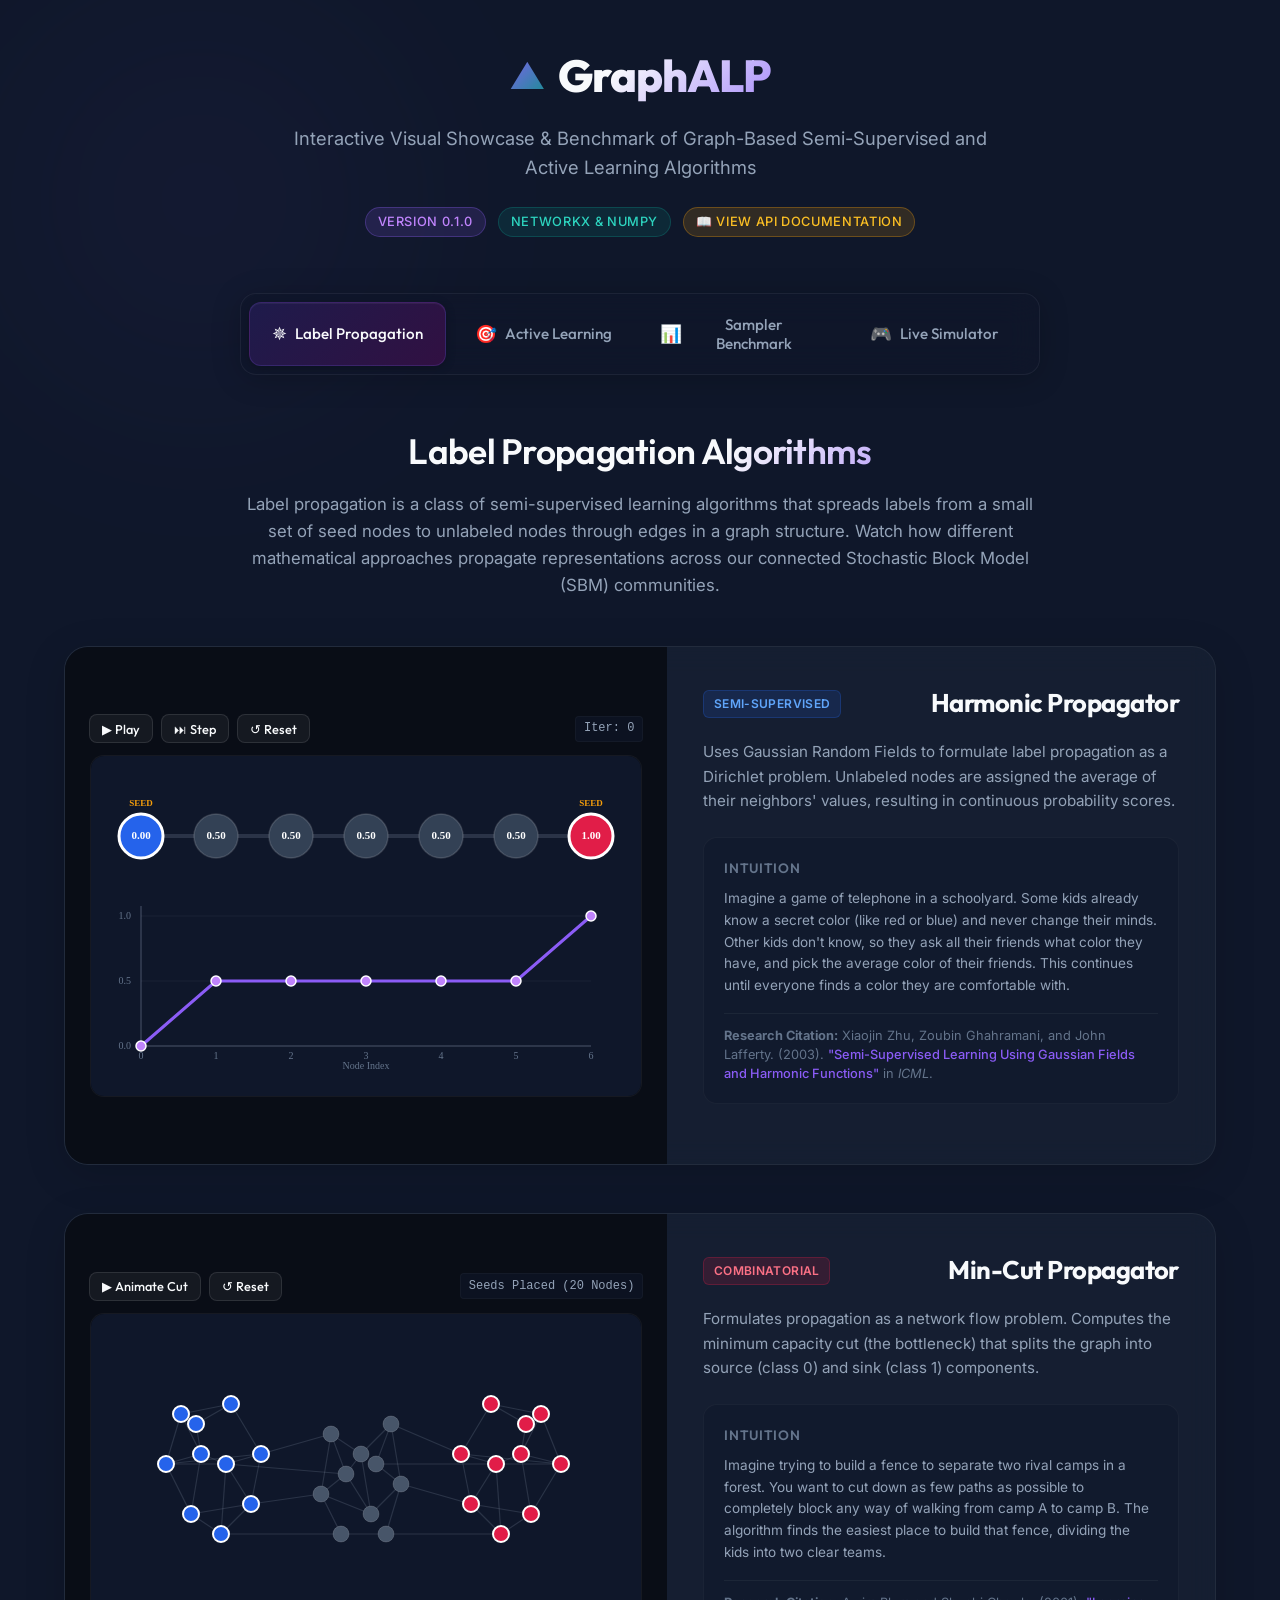
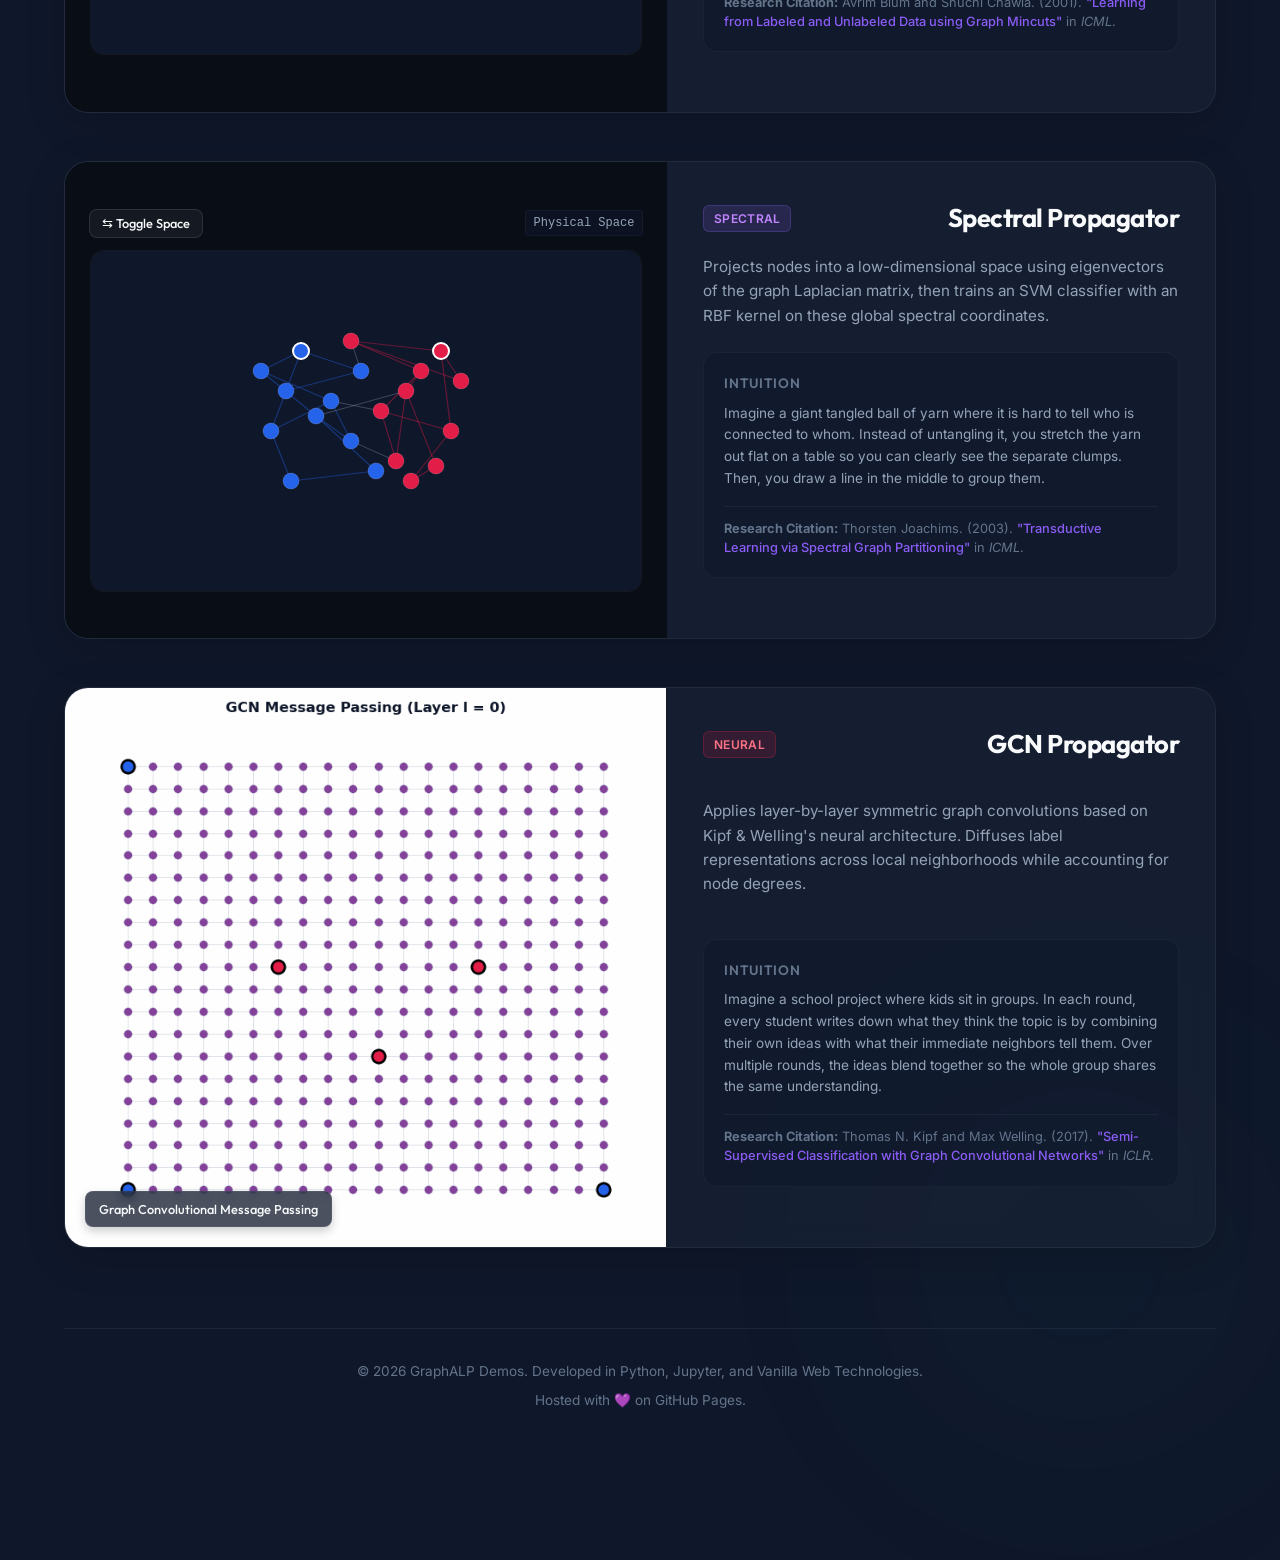
<file: docs/index.html>
<!DOCTYPE html>
<html lang="en">
<head>
    <meta charset="UTF-8">
    <meta name="viewport" content="width=device-width, initial-scale=1.0">
    <meta name="description" content="Interactive visual showcase and benchmarks of Graph-Based Semi-Supervised Learning (Label Propagation) and Active Learning algorithms in the GraphALP package. Hosted on GitHub Pages.">
    <title>GraphALP: Label Propagation & Active Learning Visualizations</title>
    
    <!-- Google Fonts: Outfit & Inter -->
    <link rel="preconnect" href="https://fonts.googleapis.com">
    <link rel="preconnect" href="https://fonts.gstatic.com" crossorigin>
    <link href="https://fonts.googleapis.com/css2?family=Inter:wght@300;400;500;600&family=Outfit:wght@400;500;600;700;800&display=swap" rel="stylesheet">
    
    <!-- Custom CSS -->
    <link rel="stylesheet" href="css/style.css">
</head>
<body>
    <!-- Glow Effects in Background -->
    <div class="radial-glow glow-1"></div>
    <div class="radial-glow glow-2"></div>

    <div class="container">
        <!-- Header -->
        <header class="main-header">
            <div class="logo-area">
                <span class="logo-icon">▲</span>
                <h1 id="main-title">GraphALP</h1>
            </div>
            <p class="subtitle" id="main-subtitle">Interactive Visual Showcase &amp; Benchmark of Graph-Based Semi-Supervised and Active Learning Algorithms</p>
            <div class="badge-row">
                <span class="badge badge-primary">Version 0.1.0</span>
                <span class="badge badge-secondary">NetworkX &amp; NumPy</span>
                <a href="docs.html" class="badge badge-accent" style="text-decoration: none; cursor: pointer;">📖 View API Documentation</a>
            </div>
        </header>

        <!-- Navigation Tabs -->
        <nav class="tab-navigation" id="tab-nav-bar">
            <button class="tab-btn active" id="tab-btn-propagation" onclick="switchTab('propagation')">
                <span class="tab-icon">✵</span> Label Propagation
            </button>
            <button class="tab-btn" id="tab-btn-active" onclick="switchTab('active')">
                <span class="tab-icon">🎯</span> Active Learning
            </button>
            <button class="tab-btn" id="tab-btn-benchmark" onclick="switchTab('benchmark')">
                <span class="tab-icon">📊</span> Sampler Benchmark
            </button>
            <button class="tab-btn" id="tab-btn-simulator" onclick="switchTab('simulator')">
                <span class="tab-icon">🎮</span> Live Simulator
            </button>
        </nav>

        <!-- Main Content Area -->
        <main class="content-wrapper">
            
            <!-- SECTION 1: Label Propagation -->
            <section id="section-propagation" class="tab-content active-content">
                <div class="section-intro">
                    <h2>Label Propagation Algorithms</h2>
                    <p>Label propagation is a class of semi-supervised learning algorithms that spreads labels from a small set of seed nodes to unlabeled nodes through edges in a graph structure. Watch how different mathematical approaches propagate representations across our connected Stochastic Block Model (SBM) communities.</p>
                </div>

                <div class="card-grid">
                    <!-- Harmonic Label Propagator -->
                    <div class="algo-card" id="card-harmonic">
                        <div class="algo-visual-interactive" id="visual-harmonic">
                            <div class="visual-controls">
                                <button class="visual-btn" id="btn-harmonic-play">▶ Play</button>
                                <button class="visual-btn" id="btn-harmonic-step">⏭ Step</button>
                                <button class="visual-btn" id="btn-harmonic-reset">↺ Reset</button>
                                <span class="visual-info" id="info-harmonic">Iter: 0</span>
                            </div>
                            <canvas id="canvas-harmonic" width="550" height="340"></canvas>
                        </div>
                        <div class="algo-details">
                            <div class="card-header">
                                <span class="spec-badge">Semi-Supervised</span>
                                <h3>Harmonic Propagator</h3>
                            </div>
                            <p class="algo-desc">Uses Gaussian Random Fields to formulate label propagation as a Dirichlet problem. Unlabeled nodes are assigned the average of their neighbors' values, resulting in continuous probability scores.</p>
                            
                            <div class="spec-panel">
                                <h4>Intuition</h4>
                                <p>Imagine a game of telephone in a schoolyard. Some kids already know a secret color (like red or blue) and never change their minds. Other kids don't know, so they ask all their friends what color they have, and pick the average color of their friends. This continues until everyone finds a color they are comfortable with.</p>
                                <div class="citation">
                                    <strong>Research Citation:</strong> Xiaojin Zhu, Zoubin Ghahramani, and John Lafferty. (2003). <a href="https://dl.acm.org/doi/10.5555/3041838.3041953" target="_blank" class="citation-link">"Semi-Supervised Learning Using Gaussian Fields and Harmonic Functions"</a> in <em>ICML</em>.
                                </div>
                            </div>
                        </div>
                    </div>

                    <!-- Min-Cut Label Propagator -->
                    <div class="algo-card" id="card-mincut">
                        <div class="algo-visual-interactive" id="visual-mincut">
                            <div class="visual-controls">
                                <button class="visual-btn" id="btn-mincut-play">▶ Animate Cut</button>
                                <button class="visual-btn" id="btn-mincut-reset">↺ Reset</button>
                                <span class="visual-info" id="info-mincut">Unpartitioned</span>
                            </div>
                            <canvas id="canvas-mincut" width="550" height="340"></canvas>
                        </div>
                        <div class="algo-details">
                            <div class="card-header">
                                <span class="spec-badge badge-red">Combinatorial</span>
                                <h3>Min-Cut Propagator</h3>
                            </div>
                            <p class="algo-desc">Formulates propagation as a network flow problem. Computes the minimum capacity cut (the bottleneck) that splits the graph into source (class 0) and sink (class 1) components.</p>
                            
                            <div class="spec-panel">
                                <h4>Intuition</h4>
                                <p>Imagine trying to build a fence to separate two rival camps in a forest. You want to cut down as few paths as possible to completely block any way of walking from camp A to camp B. The algorithm finds the easiest place to build that fence, dividing the kids into two clear teams.</p>
                                <div class="citation">
                                    <strong>Research Citation:</strong> Avrim Blum and Shuchi Chawla. (2001). <a href="https://dl.acm.org/doi/10.5555/645530.655648" target="_blank" class="citation-link">"Learning from Labeled and Unlabeled Data using Graph Mincuts"</a> in <em>ICML</em>.
                                </div>
                            </div>
                        </div>
                    </div>

                    <!-- Spectral Label Propagator -->
                    <div class="algo-card" id="card-spectral">
                        <div class="algo-visual-interactive" id="visual-spectral">
                            <div class="visual-controls">
                                <button class="visual-btn" id="btn-spectral-toggle">⇆ Toggle Space</button>
                                <span class="visual-info" id="info-spectral">Physical Space</span>
                            </div>
                            <canvas id="canvas-spectral" width="550" height="340"></canvas>
                        </div>
                        <div class="algo-details">
                            <div class="card-header">
                                <span class="spec-badge badge-violet">Spectral</span>
                                <h3>Spectral Propagator</h3>
                            </div>
                            <p class="algo-desc">Projects nodes into a low-dimensional space using eigenvectors of the graph Laplacian matrix, then trains an SVM classifier with an RBF kernel on these global spectral coordinates.</p>
                            
                            <div class="spec-panel">
                                <h4>Intuition</h4>
                                <p>Imagine a giant tangled ball of yarn where it is hard to tell who is connected to whom. Instead of untangling it, you stretch the yarn out flat on a table so you can clearly see the separate clumps. Then, you draw a line in the middle to group them.</p>
                                <div class="citation">
                                    <strong>Research Citation:</strong> Thorsten Joachims. (2003). <a href="https://dl.acm.org/doi/10.5555/3041838.3041884" target="_blank" class="citation-link">"Transductive Learning via Spectral Graph Partitioning"</a> in <em>ICML</em>.
                                </div>
                            </div>
                        </div>
                    </div>

                    <!-- GCN Label Propagator -->
                    <div class="algo-card" id="card-gcn">
                        <div class="algo-visual">
                            <img src="gifs/gcn_propagation.gif" alt="GCN Label Propagation Animation" class="demo-gif" id="gif-gcn">
                            <div class="gif-overlay">
                                <span>Graph Convolutional Message Passing</span>
                            </div>
                        </div>
                        <div class="algo-details">
                            <div class="card-header">
                                <span class="spec-badge badge-red">Neural</span>
                                <h3>GCN Propagator</h3>
                            </div>
                            <p class="algo-desc">Applies layer-by-layer symmetric graph convolutions based on Kipf & Welling's neural architecture. Diffuses label representations across local neighborhoods while accounting for node degrees.</p>
                            
                            <div class="spec-panel">
                                <h4>Intuition</h4>
                                <p>Imagine a school project where kids sit in groups. In each round, every student writes down what they think the topic is by combining their own ideas with what their immediate neighbors tell them. Over multiple rounds, the ideas blend together so the whole group shares the same understanding.</p>
                                <div class="citation">
                                    <strong>Research Citation:</strong> Thomas N. Kipf and Max Welling. (2017). <a href="https://arxiv.org/abs/1609.02907" target="_blank" class="citation-link">"Semi-Supervised Classification with Graph Convolutional Networks"</a> in <em>ICLR</em>.
                                </div>
                            </div>
                        </div>
                    </div>
                </div>
            </section>

            <!-- SECTION 2: Active Learning -->
            <section id="section-active" class="tab-content">
                <div class="section-intro">
                    <h2>Active Learning Samplers</h2>
                    <p>Active learning seeks to maximize model accuracy with minimal label cost by intelligently choosing which unlabeled nodes to query. Watch how each sampler operates in step-by-step query rounds to resolve class uncertainty quickly.</p>
                </div>

                <div class="card-grid">
                    <!-- Harmonic Greedy Sampler -->
                    <div class="algo-card" id="card-harmonic-greedy">
                        <div class="algo-visual">
                            <img src="gifs/harmonic_greedy_sampler.gif" alt="Harmonic Greedy Active Learning" class="demo-gif" id="gif-harmonic-greedy">
                            <div class="gif-overlay">
                                <span>Expected Risk Minimization</span>
                            </div>
                        </div>
                        <div class="algo-details">
                            <div class="card-header">
                                <span class="spec-badge badge-gold">Optimal</span>
                                <h3>Harmonic Greedy Sampler</h3>
                            </div>
                            <p class="algo-desc">Calculates the expected graph-wide risk reduction if each candidate unlabeled node were to be queried. Selects the node that achieves the highest mathematical reduction in uncertainty.</p>
                            
                            <div class="spec-panel">
                                <h4>Intuition</h4>
                                <p>Imagine you are a teacher trying to help a class understand a lesson, but you only have time to answer a few questions. You ask the student whose question will help clear up the most confusion for the rest of the class, making everyone smarter all at once.</p>
                                <div class="citation">
                                    <strong>Research Citation:</strong> Xiaojin Zhu, John Lafferty, and Zoubin Ghahramani. (2003). <a href="https://www.cs.cmu.edu/~jlafferty/pub/active.pdf" target="_blank" class="citation-link">"Combining Active Learning and Semi-Supervised Learning Using Gaussian Fields and Harmonic Functions"</a> in <em>ICML Workshop</em>.
                                </div>
                            </div>
                        </div>
                    </div>

                    <!-- S2 Sampler -->
                    <div class="algo-card" id="card-s2">
                        <div class="algo-visual">
                            <img src="gifs/s2_sampler.gif" alt="S2 Active Learning" class="demo-gif" id="gif-s2">
                            <div class="gif-overlay">
                                <span>Shortest Path Boundary Bisection</span>
                            </div>
                        </div>
                        <div class="algo-details">
                            <div class="card-header">
                                <span class="spec-badge badge-teal">Geometric</span>
                                <h3>S2 Sampler</h3>
                            </div>
                            <p class="algo-desc">Based on Dasarathy et al. (2015). Prunes edges with conflicting labels, finds the shortest path between positive and negative nodes, and queries the middle node on that path.</p>
                            
                            <div class="spec-panel">
                                <h4>Intuition</h4>
                                <p>Imagine you are playing a guessing game on a line of kids standing between a red flag and a blue flag. To find where the red team ends and the blue team begins, you ask the kid standing exactly in the middle. Depending on their answer, you go to the middle of the remaining half, just like a binary search!</p>
                                <div class="citation">
                                    <strong>Research Citation:</strong> Gautam Dasarathy, Robert Nowak, and Xiaojin Zhu. (2015). <a href="https://proceedings.neurips.cc/paper/2015/hash/0846824961b588636090a2cf75e3d749-Abstract.html" target="_blank" class="citation-link">"S2: Active Learning on Graphs with Vertex Cut Constraints"</a> in <em>NIPS</em>.
                                </div>
                            </div>
                        </div>
                    </div>

                    <!-- FeatProp Sampler -->
                    <div class="algo-card" id="card-featprop">
                        <div class="algo-visual">
                            <img src="gifs/featprop_sampler.gif" alt="FeatProp Active Learning" class="demo-gif" id="gif-featprop">
                            <div class="gif-overlay">
                                <span>K-Medoids / Feature Propagation</span>
                            </div>
                        </div>
                        <div class="algo-details">
                            <div class="card-header">
                                <span class="spec-badge badge-teal">Representative</span>
                                <h3>FeatProp Sampler</h3>
                            </div>
                            <p class="algo-desc">Propagates node features using graph connections to blend them with neighbors, then selects query nodes by solving a K-Medoids clustering problem to cover the entire graph layout efficiently.</p>
                            
                            <div class="spec-panel">
                                <h4>Intuition</h4>
                                <p>Imagine trying to pick central locations for ice cream trucks in a city. First, you let neighbors share their location info so everyone's coordinates blend smoothly with their neighbors. Then, you place a truck in the middle of each group so that every kid has to walk the shortest distance possible to get ice cream. In active learning, we query the node that acts as the best central landmark for the remaining unexplored parts of the graph.</p>
                                <div class="citation">
                                    <strong>Research Citation:</strong> Yuexin Wu, Yichong Xu, Aarti Singh, Yiming Yang, and Artur Dubrawski. (2019). <a href="https://arxiv.org/abs/1910.07567" target="_blank" class="citation-link">"Active Learning for Graph Neural Networks via Node Feature Propagation"</a> in <em>NeurIPS GRL Workshop</em>.
                                </div>
                            </div>
                        </div>
                    </div>

                    <!-- Random Sampler -->
                    <div class="algo-card" id="card-random">
                        <div class="algo-visual">
                            <img src="gifs/random_sampler.gif" alt="Random Active Learning" class="demo-gif" id="gif-random">
                            <div class="gif-overlay">
                                <span>Uniform Random Baseline</span>
                            </div>
                        </div>
                        <div class="algo-details">
                            <div class="card-header">
                                <span class="spec-badge badge-grey">Baseline</span>
                                <h3>Random Sampler</h3>
                            </div>
                            <p class="algo-desc">Queries nodes uniformly at random from the set of unlabeled nodes. Serves as a standard non-active baseline to measure active learning advantages.</p>
                            
                            <div class="spec-panel">
                                <h4>Intuition</h4>
                                <p>Imagine closing your eyes and picking a random kid from the crowd to ask for their team. It's simple and doesn't take any thinking, but you might waste your time asking kids who are already clearly sitting next to their friends on the same team.</p>
                                <div class="citation">
                                    <strong>Research Citation:</strong> Serves as a standard baseline in Active Learning, selecting nodes uniformly at random.
                                </div>
                            </div>
                        </div>
                    </div>
                </div>
            </section>

             <!-- SECTION 3: Benchmark Dashboard -->
            <section id="section-benchmark" class="tab-content">
                <div class="section-intro">
                    <h2>Sampler Benchmark Dashboard</h2>
                    <p>Compare the quantitative performance of Active Learning Samplers (Harmonic Greedy, S2, FeatProp, Random) across various graph structures. Each benchmark displays the true labels of the graph topology on the left, and its Expected Risk and Prediction Accuracy curves on the right over up to 200 query steps.</p>
                </div>

                <!-- Sub-tabs for Graphs -->
                <div class="benchmark-subnav">
                    <button class="subtab-btn active" id="subtab-graph1" onclick="switchBenchmarkGraph('graph1')">Graph 1</button>
                    <button class="subtab-btn" id="subtab-graph2" onclick="switchBenchmarkGraph('graph2')">Graph 2</button>
                    <button class="subtab-btn" id="subtab-graph3" onclick="switchBenchmarkGraph('graph3')">Graph 3</button>
                    <button class="subtab-btn" id="subtab-graph4" onclick="switchBenchmarkGraph('graph4')">Graph 4</button>
                    <button class="subtab-btn" id="subtab-graph5" onclick="switchBenchmarkGraph('graph5')">Graph 5</button>
                </div>

                <!-- Graph 1 Content -->
                <div id="benchmark-graph1" class="benchmark-content active-content">
                    <div class="benchmark-layout-grid">
                        <div class="benchmark-card structure-container">
                            <h3>Graph 1 Topology &amp; True Labels</h3>
                            <div class="chart-wrapper">
                                <img src="images/graph1_structure.png" alt="Graph 1 Structure" class="benchmark-chart">
                            </div>
                            <p class="chart-caption">Left-Right community structure (Class 0 in Blue, Class 1 in Red). Large bordered nodes indicate initial seeds.</p>
                        </div>
                        <div class="benchmark-charts-container">
                            <div class="benchmark-card chart-card">
                                <h3>Expected Risk Reduction Curve</h3>
                                <div class="chart-wrapper">
                                    <img src="images/graph1_risk.png" alt="Graph 1 Risk Curve" class="benchmark-chart">
                                </div>
                                <p class="chart-caption">Graph uncertainty (Expected Risk) over 200 query steps. Lower is better.</p>
                            </div>
                            <div class="benchmark-card chart-card">
                                <h3>Prediction Accuracy Curve</h3>
                                <div class="chart-wrapper">
                                    <img src="images/graph1_accuracy.png" alt="Graph 1 Accuracy Curve" class="benchmark-chart">
                                </div>
                                <p class="chart-caption">Classification accuracy over 200 query steps. Higher is better.</p>
                            </div>
                        </div>
                    </div>
                </div>

                <!-- Graph 2 Content -->
                <div id="benchmark-graph2" class="benchmark-content">
                    <div class="benchmark-layout-grid">
                        <div class="benchmark-card structure-container">
                            <h3>Graph 2 Topology &amp; True Labels</h3>
                            <div class="chart-wrapper">
                                <img src="images/graph2_structure.png" alt="Graph 2 Structure" class="benchmark-chart">
                            </div>
                            <p class="chart-caption">Top-Bottom community structure (Class 0 in Blue, Class 1 in Red). Large bordered nodes indicate initial seeds.</p>
                        </div>
                        <div class="benchmark-charts-container">
                            <div class="benchmark-card chart-card">
                                <h3>Expected Risk Reduction Curve</h3>
                                <div class="chart-wrapper">
                                    <img src="images/graph2_risk.png" alt="Graph 2 Risk Curve" class="benchmark-chart">
                                </div>
                                <p class="chart-caption">Graph uncertainty (Expected Risk) over 200 query steps. Lower is better.</p>
                            </div>
                            <div class="benchmark-card chart-card">
                                <h3>Prediction Accuracy Curve</h3>
                                <div class="chart-wrapper">
                                    <img src="images/graph2_accuracy.png" alt="Graph 2 Accuracy Curve" class="benchmark-chart">
                                </div>
                                <p class="chart-caption">Classification accuracy over 200 query steps. Higher is better.</p>
                            </div>
                        </div>
                    </div>
                </div>

                <!-- Graph 3 Content -->
                <div id="benchmark-graph3" class="benchmark-content">
                    <div class="benchmark-layout-grid">
                        <div class="benchmark-card structure-container">
                            <h3>Graph 3 Topology &amp; True Labels</h3>
                            <div class="chart-wrapper">
                                <img src="images/graph3_structure.png" alt="Graph 3 Structure" class="benchmark-chart">
                            </div>
                            <p class="chart-caption">Diagonal circles structure (Class 0 in Blue, Class 1 in Red). Large bordered nodes indicate initial seeds.</p>
                        </div>
                        <div class="benchmark-charts-container">
                            <div class="benchmark-card chart-card">
                                <h3>Expected Risk Reduction Curve</h3>
                                <div class="chart-wrapper">
                                    <img src="images/graph3_risk.png" alt="Graph 3 Risk Curve" class="benchmark-chart">
                                </div>
                                <p class="chart-caption">Graph uncertainty (Expected Risk) over 200 query steps. Lower is better.</p>
                            </div>
                            <div class="benchmark-card chart-card">
                                <h3>Prediction Accuracy Curve</h3>
                                <div class="chart-wrapper">
                                    <img src="images/graph3_accuracy.png" alt="Graph 3 Accuracy Curve" class="benchmark-chart">
                                </div>
                                <p class="chart-caption">Classification accuracy over 200 query steps. Higher is better.</p>
                            </div>
                        </div>
                    </div>
                </div>

                <!-- Graph 4 Content -->
                <div id="benchmark-graph4" class="benchmark-content">
                    <div class="benchmark-layout-grid">
                        <div class="benchmark-card structure-container">
                            <h3>Graph 4 Topology &amp; True Labels</h3>
                            <div class="chart-wrapper">
                                <img src="images/graph4_structure.png" alt="Graph 4 Structure" class="benchmark-chart">
                            </div>
                            <p class="chart-caption">Off-diagonal circles structure (Class 0 in Blue, Class 1 in Red). Large bordered nodes indicate initial seeds.</p>
                        </div>
                        <div class="benchmark-charts-container">
                            <div class="benchmark-card chart-card">
                                <h3>Expected Risk Reduction Curve</h3>
                                <div class="chart-wrapper">
                                    <img src="images/graph4_risk.png" alt="Graph 4 Risk Curve" class="benchmark-chart">
                                </div>
                                <p class="chart-caption">Graph uncertainty (Expected Risk) over 200 query steps. Lower is better.</p>
                            </div>
                            <div class="benchmark-card chart-card">
                                <h3>Prediction Accuracy Curve</h3>
                                <div class="chart-wrapper">
                                    <img src="images/graph4_accuracy.png" alt="Graph 4 Accuracy Curve" class="benchmark-chart">
                                </div>
                                <p class="chart-caption">Classification accuracy over 200 query steps. Higher is better.</p>
                            </div>
                        </div>
                    </div>
                </div>

                <!-- Graph 5 Content -->
                <div id="benchmark-graph5" class="benchmark-content">
                    <div class="benchmark-layout-grid">
                        <div class="benchmark-card structure-container">
                            <h3>Graph 5 Topology &amp; True Labels</h3>
                            <div class="chart-wrapper">
                                <img src="images/graph5_structure.png" alt="Graph 5 Structure" class="benchmark-chart">
                            </div>
                            <p class="chart-caption">40-Node Clustered Community SBM structure (Class 0 in Blue, Class 1 in Red). Large bordered nodes indicate initial seeds.</p>
                        </div>
                        <div class="benchmark-charts-container">
                            <div class="benchmark-card chart-card">
                                <h3>Expected Risk Reduction Curve</h3>
                                <div class="chart-wrapper">
                                    <img src="images/graph5_risk.png" alt="Graph 5 Risk Curve" class="benchmark-chart">
                                </div>
                                <p class="chart-caption">Graph uncertainty (Expected Risk) over 35 query steps. Lower is better.</p>
                            </div>
                            <div class="benchmark-card chart-card">
                                <h3>Prediction Accuracy Curve</h3>
                                <div class="chart-wrapper">
                                    <img src="images/graph5_accuracy.png" alt="Graph 5 Accuracy Curve" class="benchmark-chart">
                                </div>
                                <p class="chart-caption">Classification accuracy over 35 query steps. Higher is better.</p>
                            </div>
                        </div>
                    </div>
                </div>
            </section>

            <!-- SECTION 4: Live Interactive Simulator -->
            <section id="section-simulator" class="tab-content">
                <div class="section-intro">
                    <h2>Live Active Learning Simulator</h2>
                    <p>Configure a graph structure, label propagator, and active learning sampler, then watch the algorithm query nodes and propagate labels in real time! You can also click on gray nodes to query them manually.</p>
                </div>

                <div class="simulator-layout">
                    <!-- Control Settings Panel -->
                    <div class="sim-card controls-panel">
                        <h3>Simulation Controls</h3>
                        
                        <div class="control-group">
                            <label for="select-graph">Graph Structure</label>
                            <select id="select-graph" class="sim-select" onchange="changeGraphType(this.value)">
                                <option value="grid_cols">Graph 1</option>
                                <option value="grid_rows">Graph 2</option>
                                <option value="grid_circ1">Graph 3</option>
                                <option value="grid_circ2">Graph 4</option>
                                <option value="clustered">Graph 5</option>
                            </select>
                        </div>

                        <div class="control-group">
                            <label for="select-propagator">Label Propagation Method</label>
                            <select id="select-propagator" class="sim-select" onchange="changePropagatorType(this.value)">
                                <option value="harmonic">Harmonic Propagator (Jacobi solver)</option>
                                <option value="mincut">Min-Cut Propagator (Ford-Fulkerson flow)</option>
                                <option value="gcn">GCN Propagator (Local Convolutions)</option>
                            </select>
                        </div>

                        <div class="control-group">
                            <label for="select-sampler">Active Learning Sampler</label>
                            <select id="select-sampler" class="sim-select" onchange="changeSamplerType(this.value)">
                                <option value="harmonic_greedy">Harmonic Greedy (Expected Risk Minimizer)</option>
                                <option value="s2">S2 Sampler (Shortest Path Bisection)</option>
                                <option value="featprop">FeatProp Sampler (K-Medoids / Feature Propagation)</option>
                                <option value="random">Random Sampler (Uniform Baseline)</option>
                            </select>
                        </div>

                        <div class="button-grid">
                            <button class="sim-btn btn-initialize" id="btn-reset" onclick="initializeGraph()">↺ Reset Graph</button>
                            <button class="sim-btn btn-step" id="btn-sim-step" onclick="executeActiveStep()">⏭ Next Step</button>
                            <button class="sim-btn btn-play" id="btn-play-pause" onclick="toggleAutoPlay()">▶ Auto Play</button>
                        </div>

                        <div class="stats-panel">
                            <h4>Simulation Statistics</h4>
                            <div class="stat-row">
                                <span>Active Query Step:</span>
                                <strong id="sim-current-step">0</strong>
                            </div>
                            <div class="stat-row">
                                <span>Nodes Queried:</span>
                                <strong id="sim-queried-total">2 / 400</strong>
                            </div>
                            <div class="stat-row">
                                <span>Prediction Accuracy:</span>
                                <strong id="sim-accuracy">50.0%</strong>
                            </div>
                        </div>

                        <div class="hover-info-panel">
                            <h4>Node Inspector</h4>
                            <div id="hover-tooltip-panel" class="inspector-box">
                                <span class="text-muted italic">Hover over a node to inspect...</span>
                            </div>
                        </div>
                    </div>

                    <!-- Canvas Visualization Panel -->
                    <div class="sim-card canvas-panel">
                        <div class="canvas-header">
                            <span class="pulse-indicator">● LIVE VISUALIZER</span>
                            <span class="canvas-help">🖱 Click on gray nodes to manually query</span>
                        </div>
                        <div class="canvas-container-box">
                            <canvas id="simulator-canvas" width="600" height="500"></canvas>
                        </div>
                        
                        <!-- Expected Risk Gauge -->
                        <div class="risk-gauge-container">
                            <div class="gauge-header">
                                <span>Expected Uncertainty (Graph Risk):</span>
                                <strong id="gauge-risk-value">0.00</strong>
                            </div>
                            <div class="gauge-bar-bg">
                                <div class="gauge-bar-fill" id="gauge-risk-fill" style="width: 100%;"></div>
                            </div>
                        </div>
                    </div>

                    <!-- Live Log Viewer -->
                    <div class="sim-card logs-panel">
                        <h3>Active Log Stream</h3>
                        <div class="log-container" id="simulator-log-feed">
                            <div class="log-line italic text-muted">Initialize the graph to begin logging...</div>
                        </div>
                    </div>
                </div>
            </section>
            
        </main>

        <!-- Footer -->
        <footer class="main-footer">
            <p>© 2026 GraphALP Demos. Developed in Python, Jupyter, and Vanilla Web Technologies.</p>
            <p>Hosted with 💜 on GitHub Pages.</p>
        </footer>
    </div>

    <!-- Custom JS -->
    <script src="js/main.js"></script>
    <script src="js/precomputed_data.js"></script>
    <script src="js/interactive.js"></script>
</body>
</html>
</file>
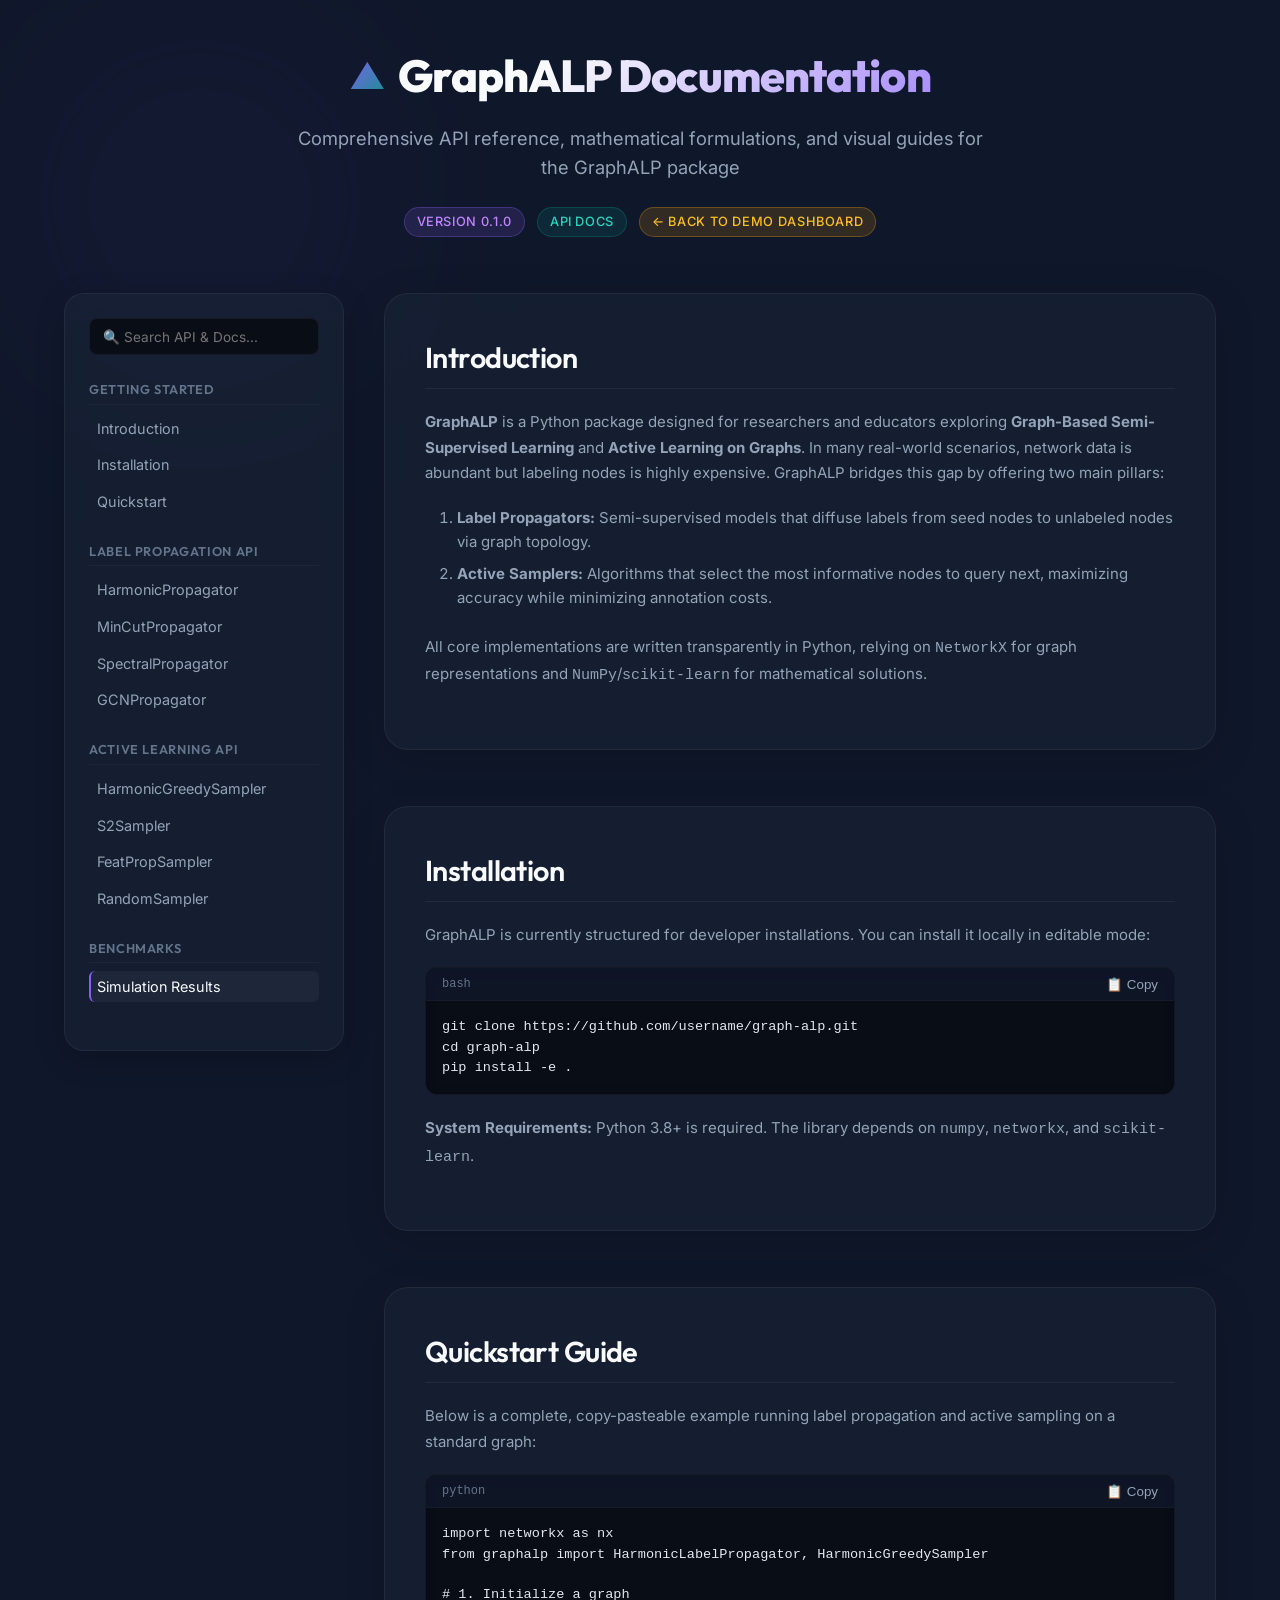
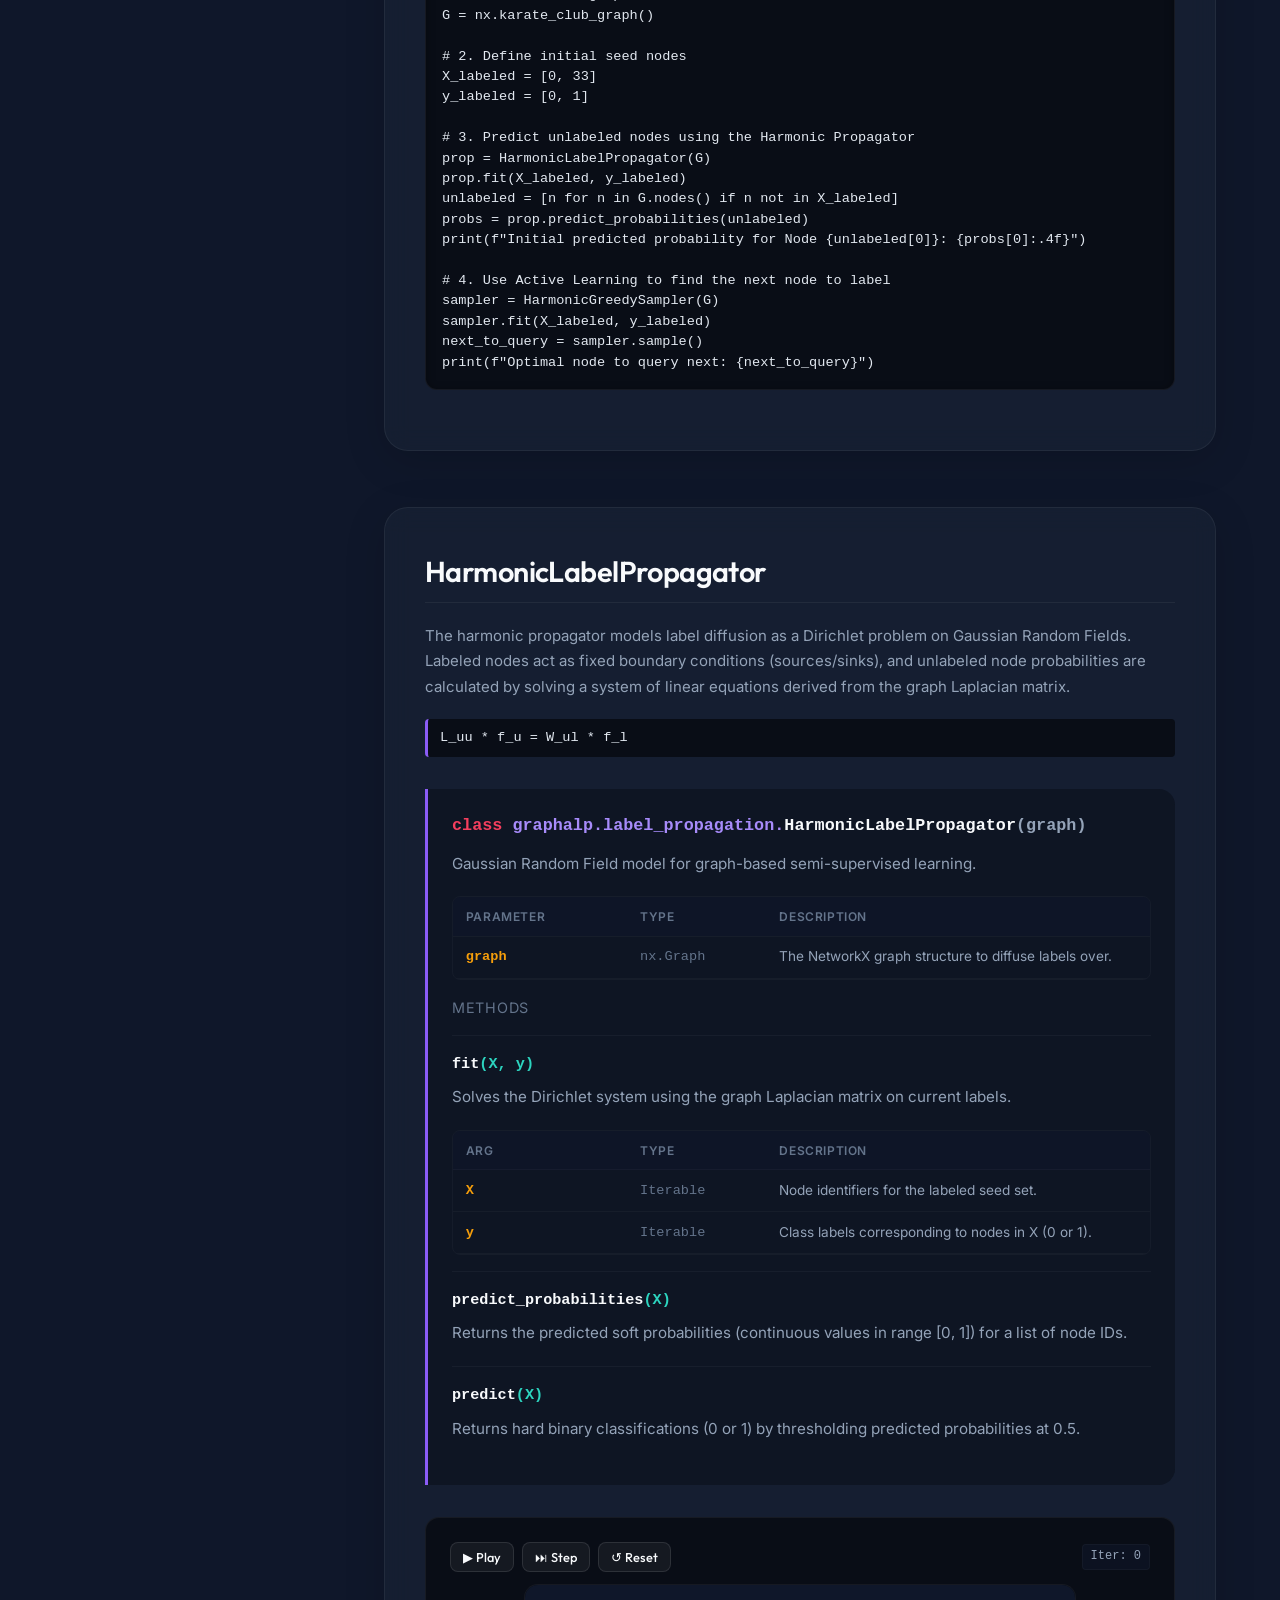
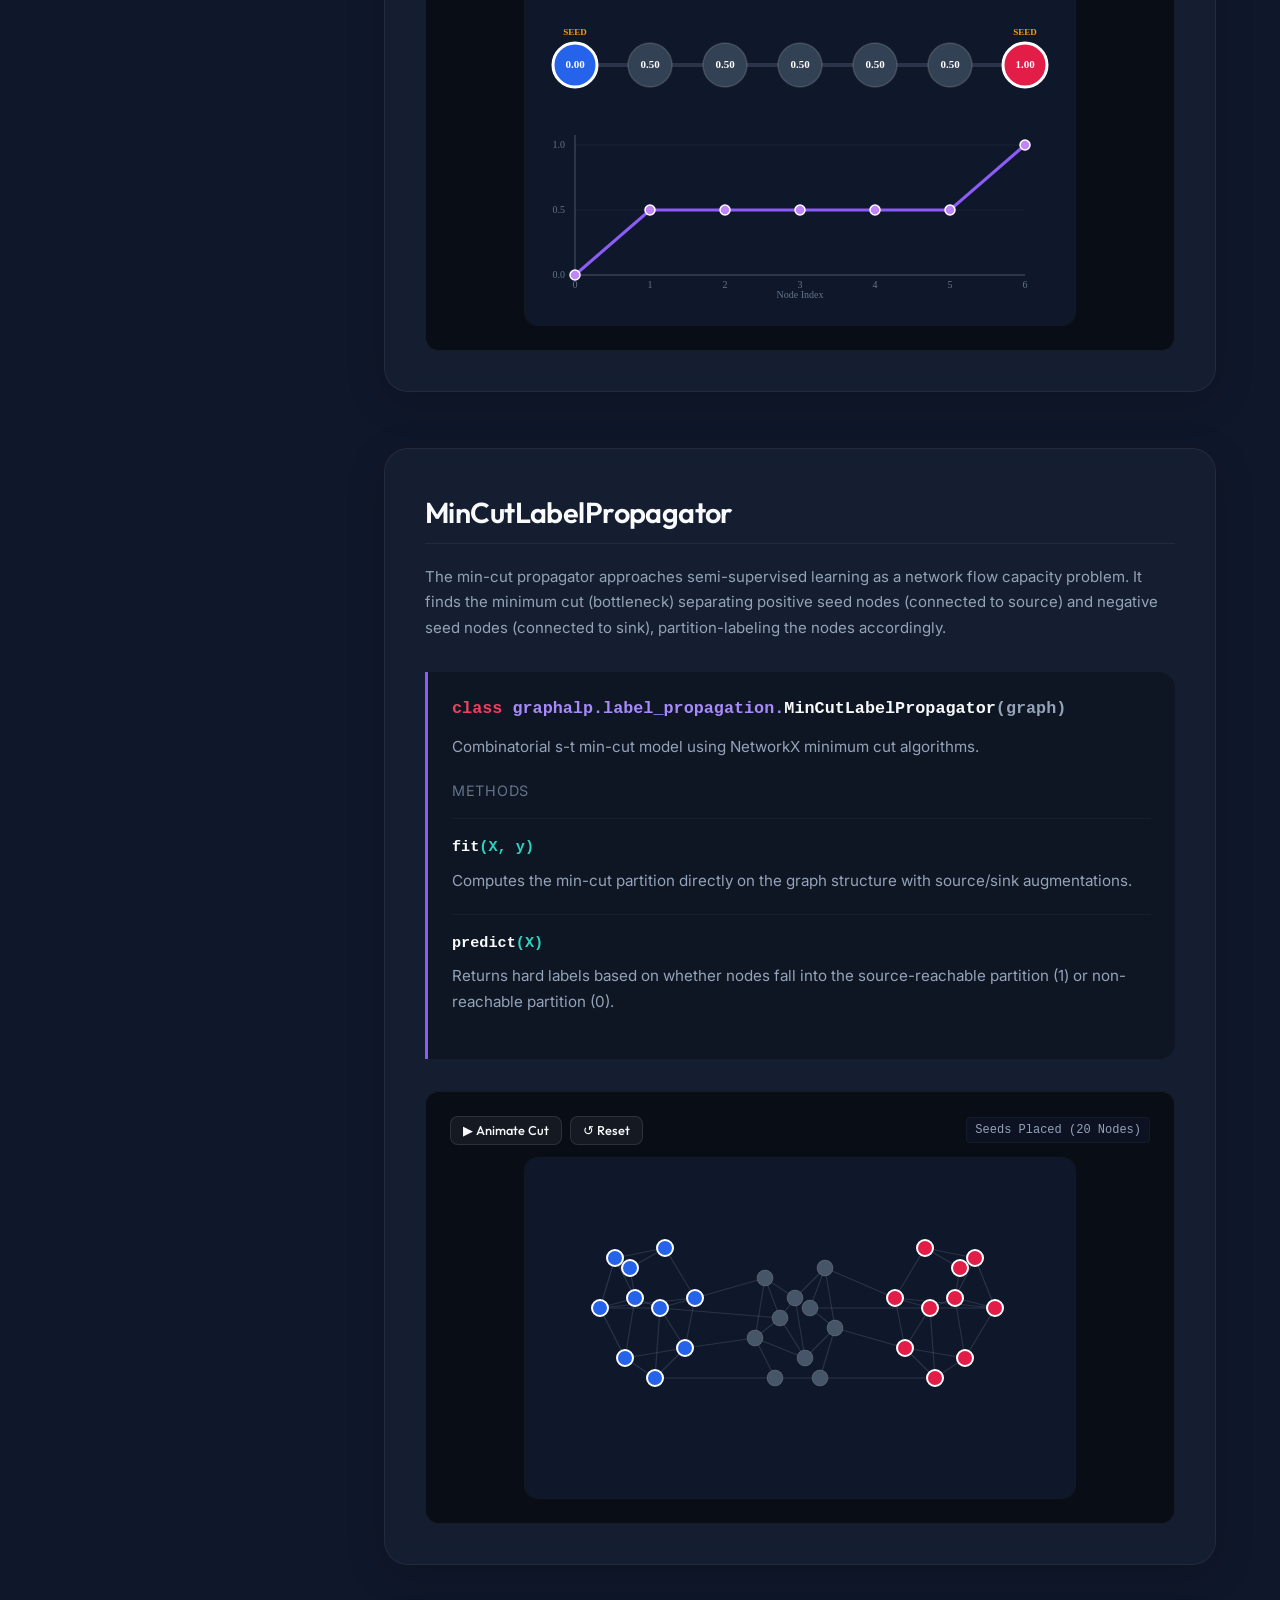
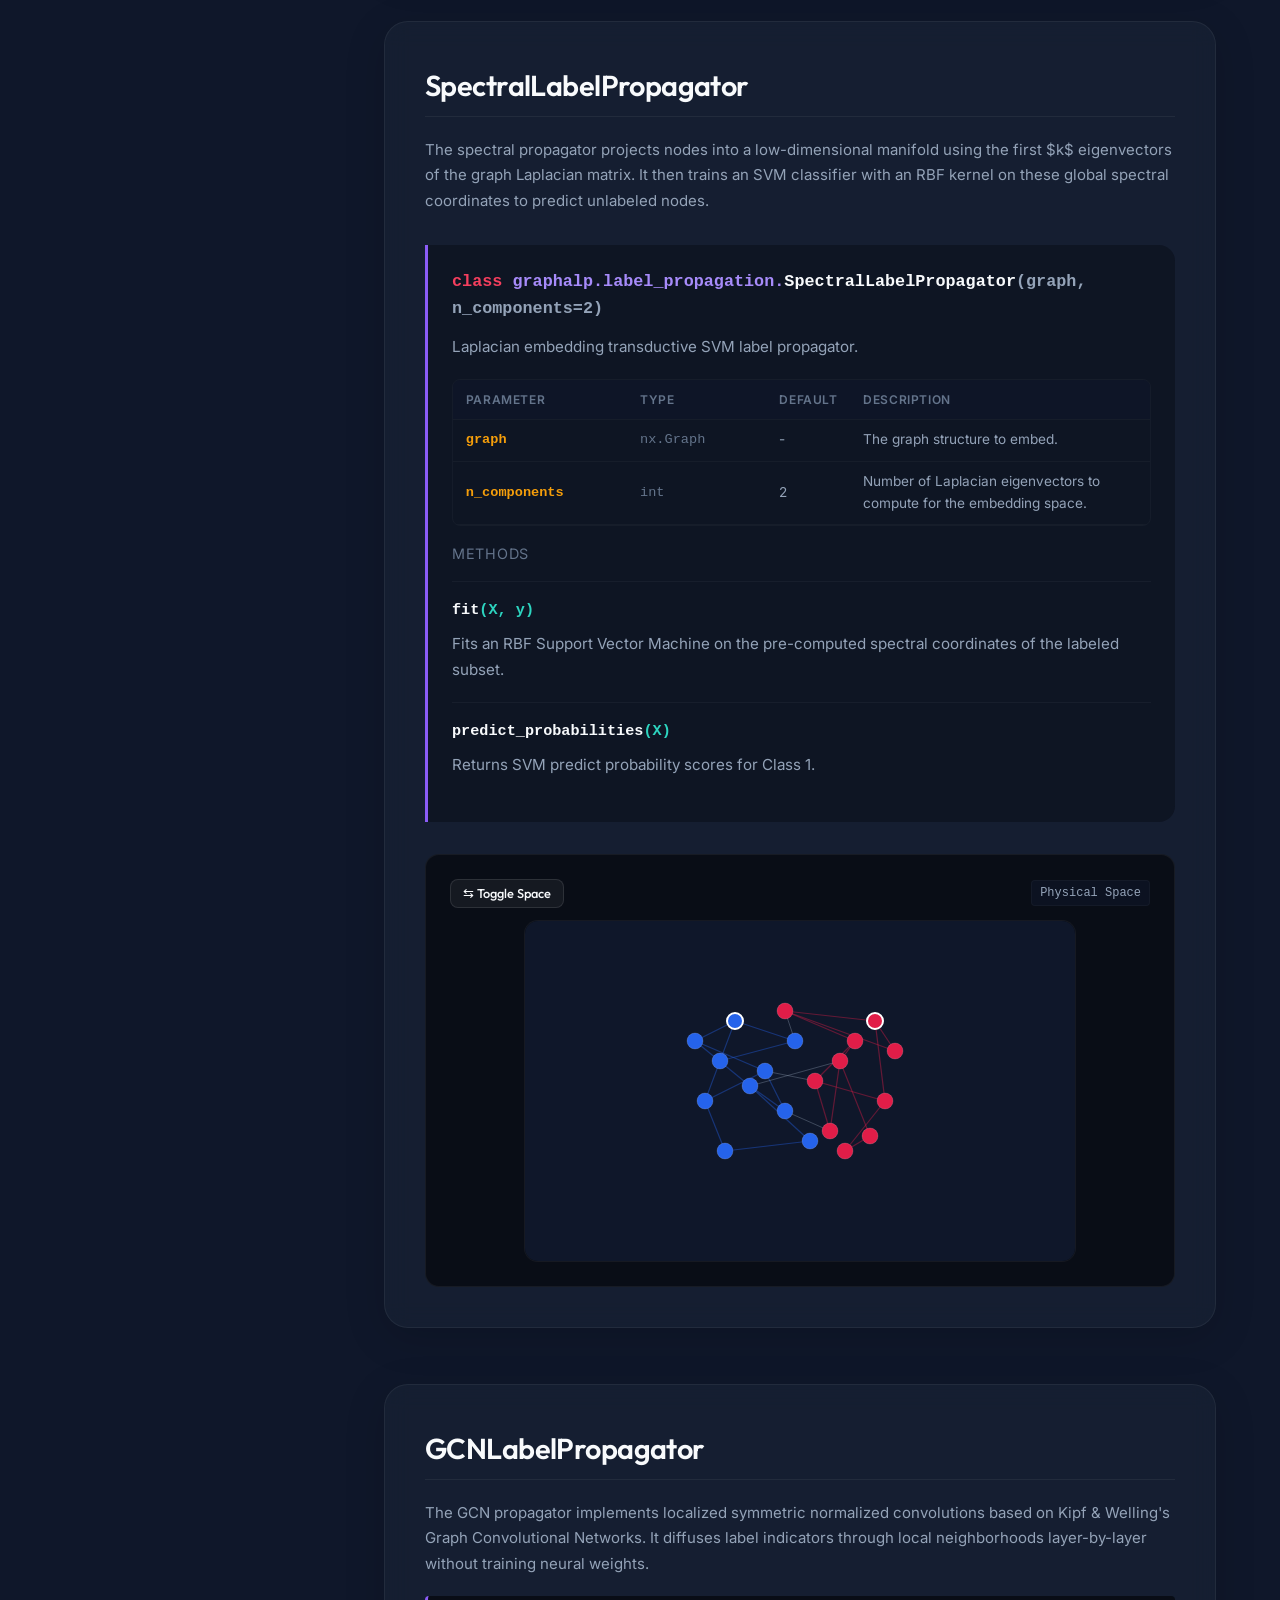
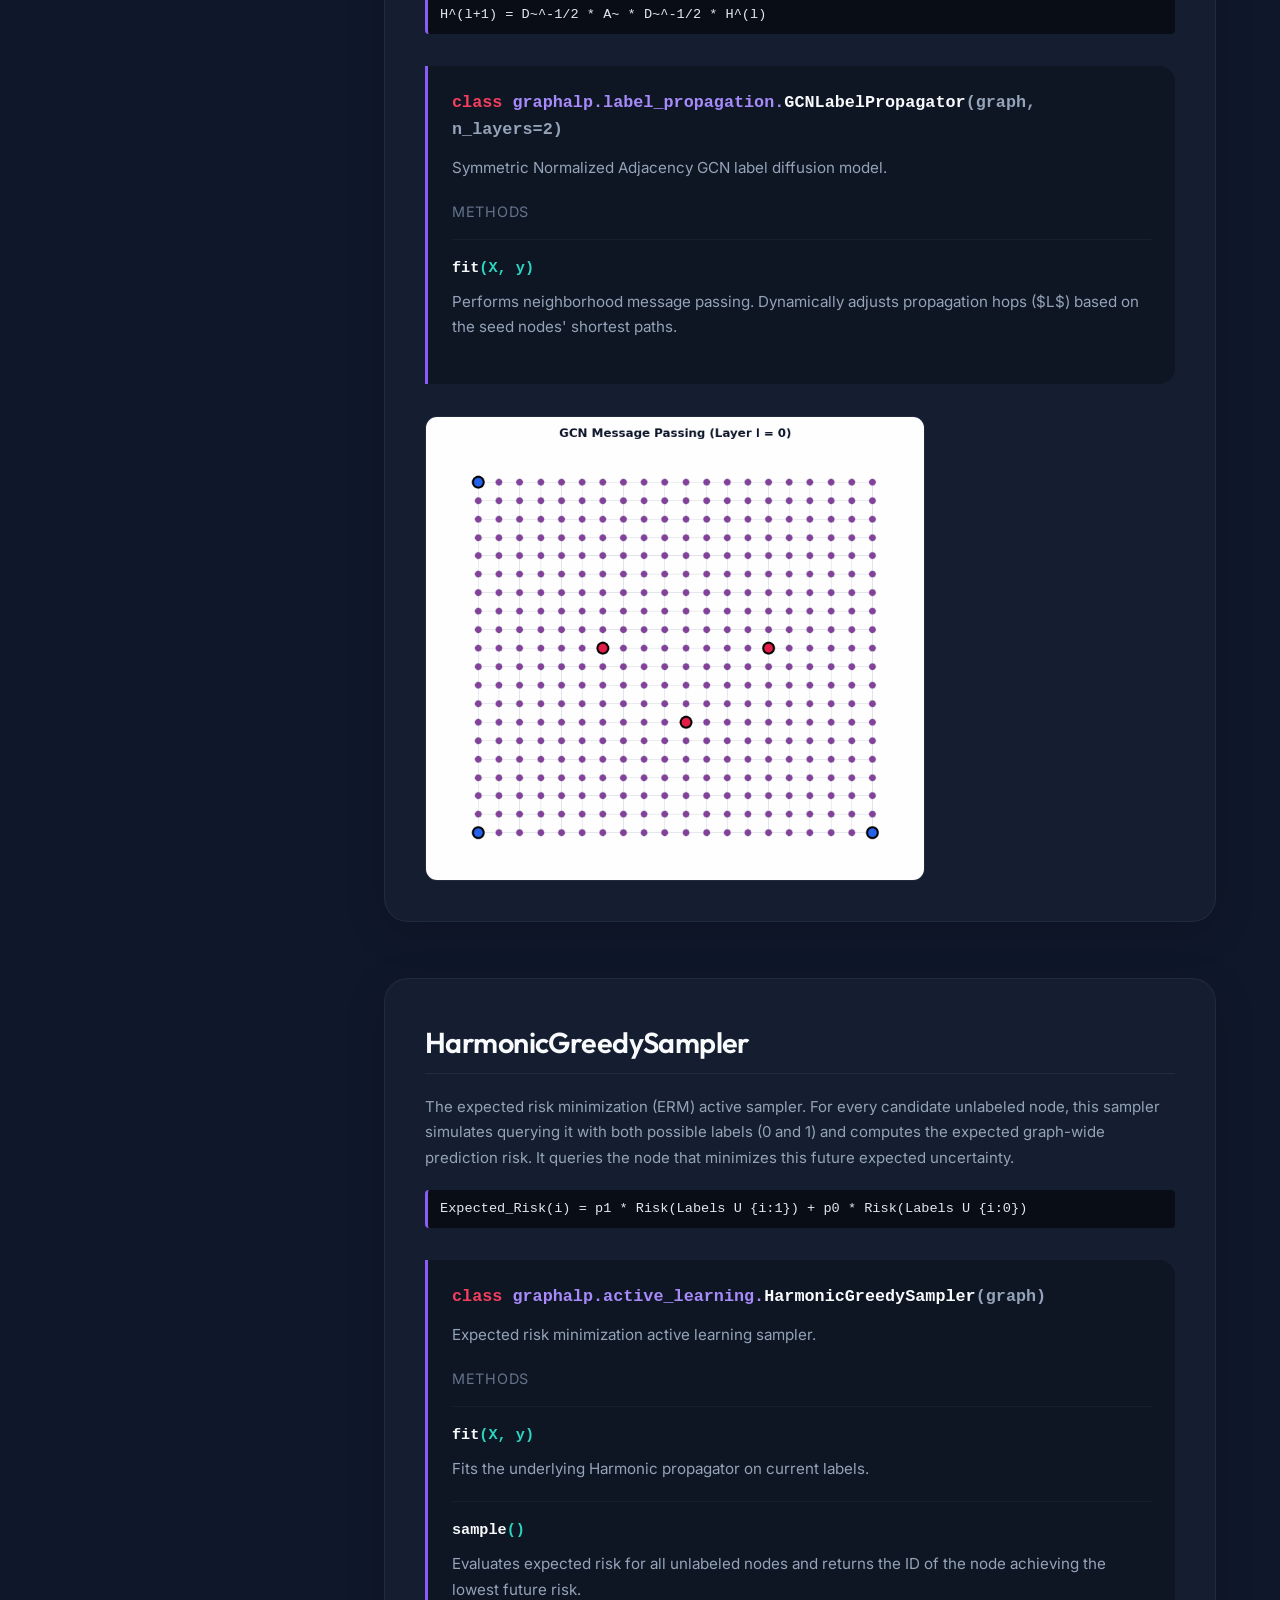
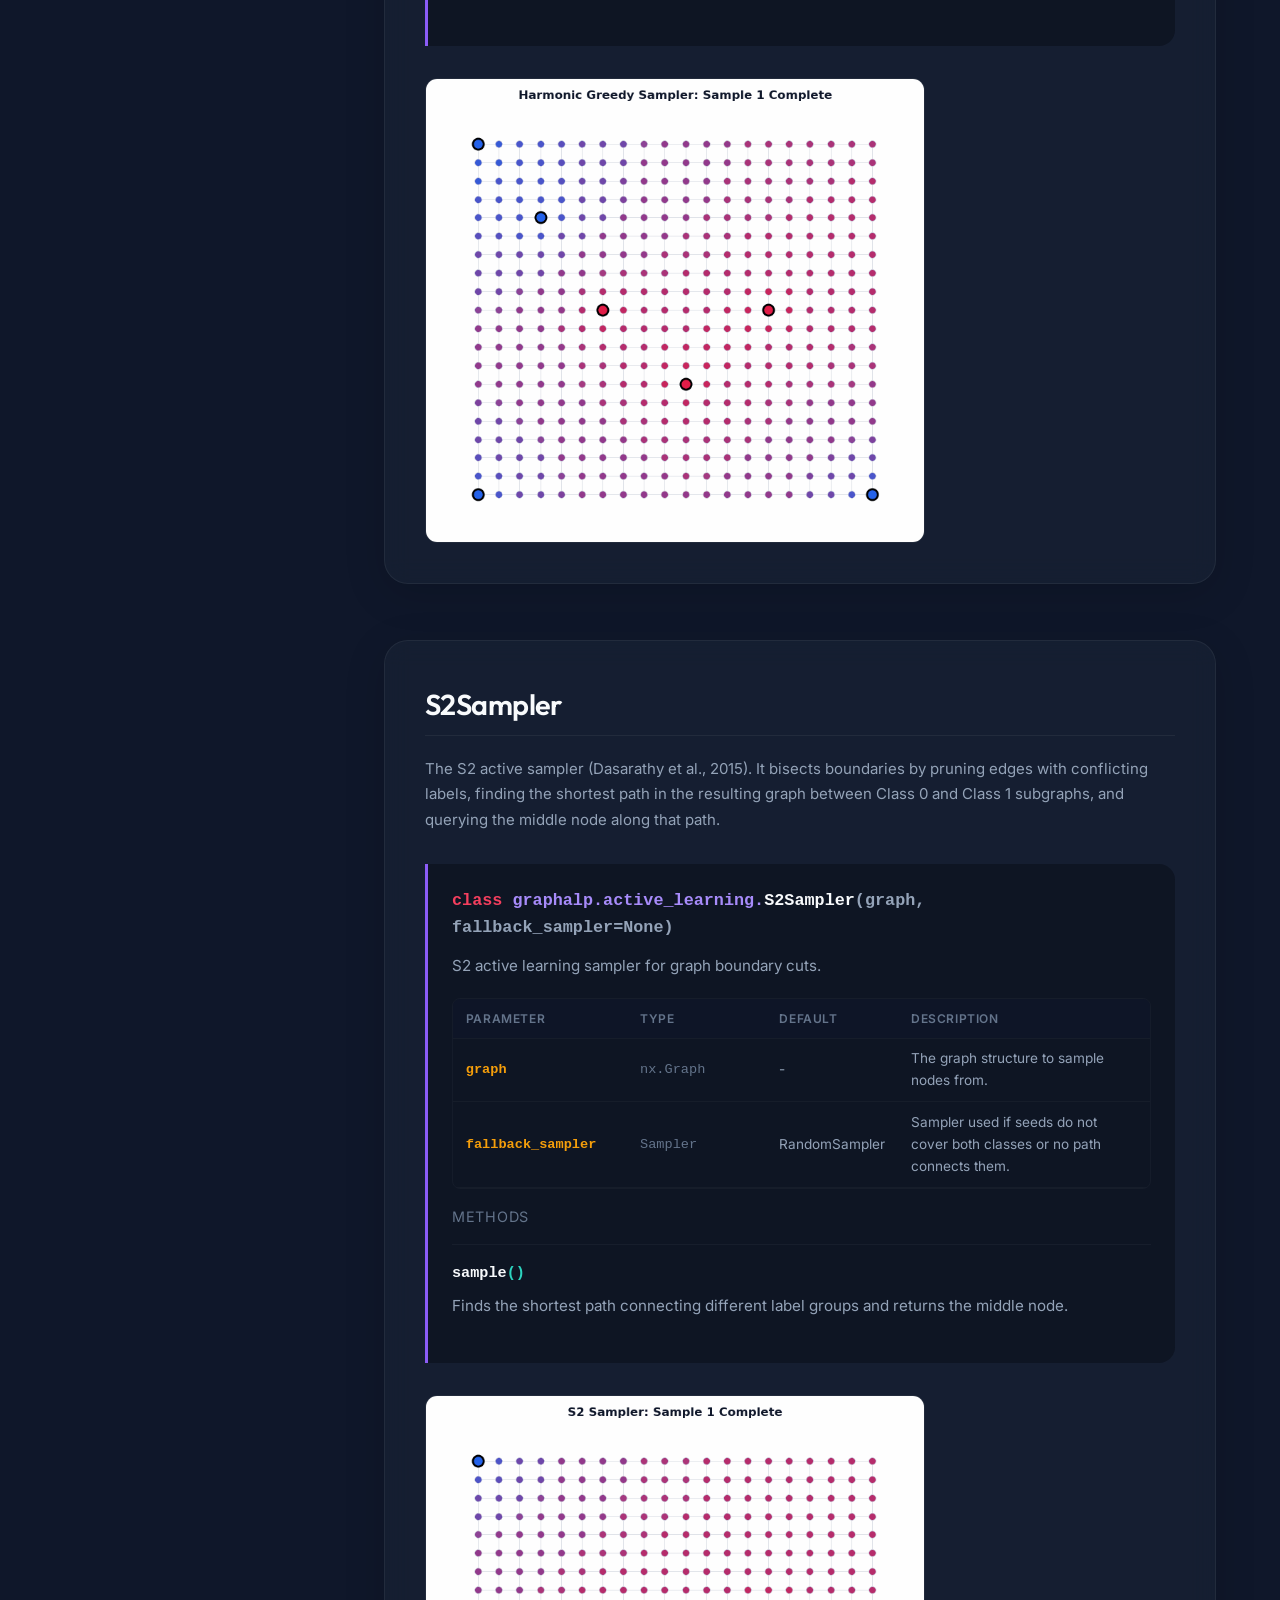
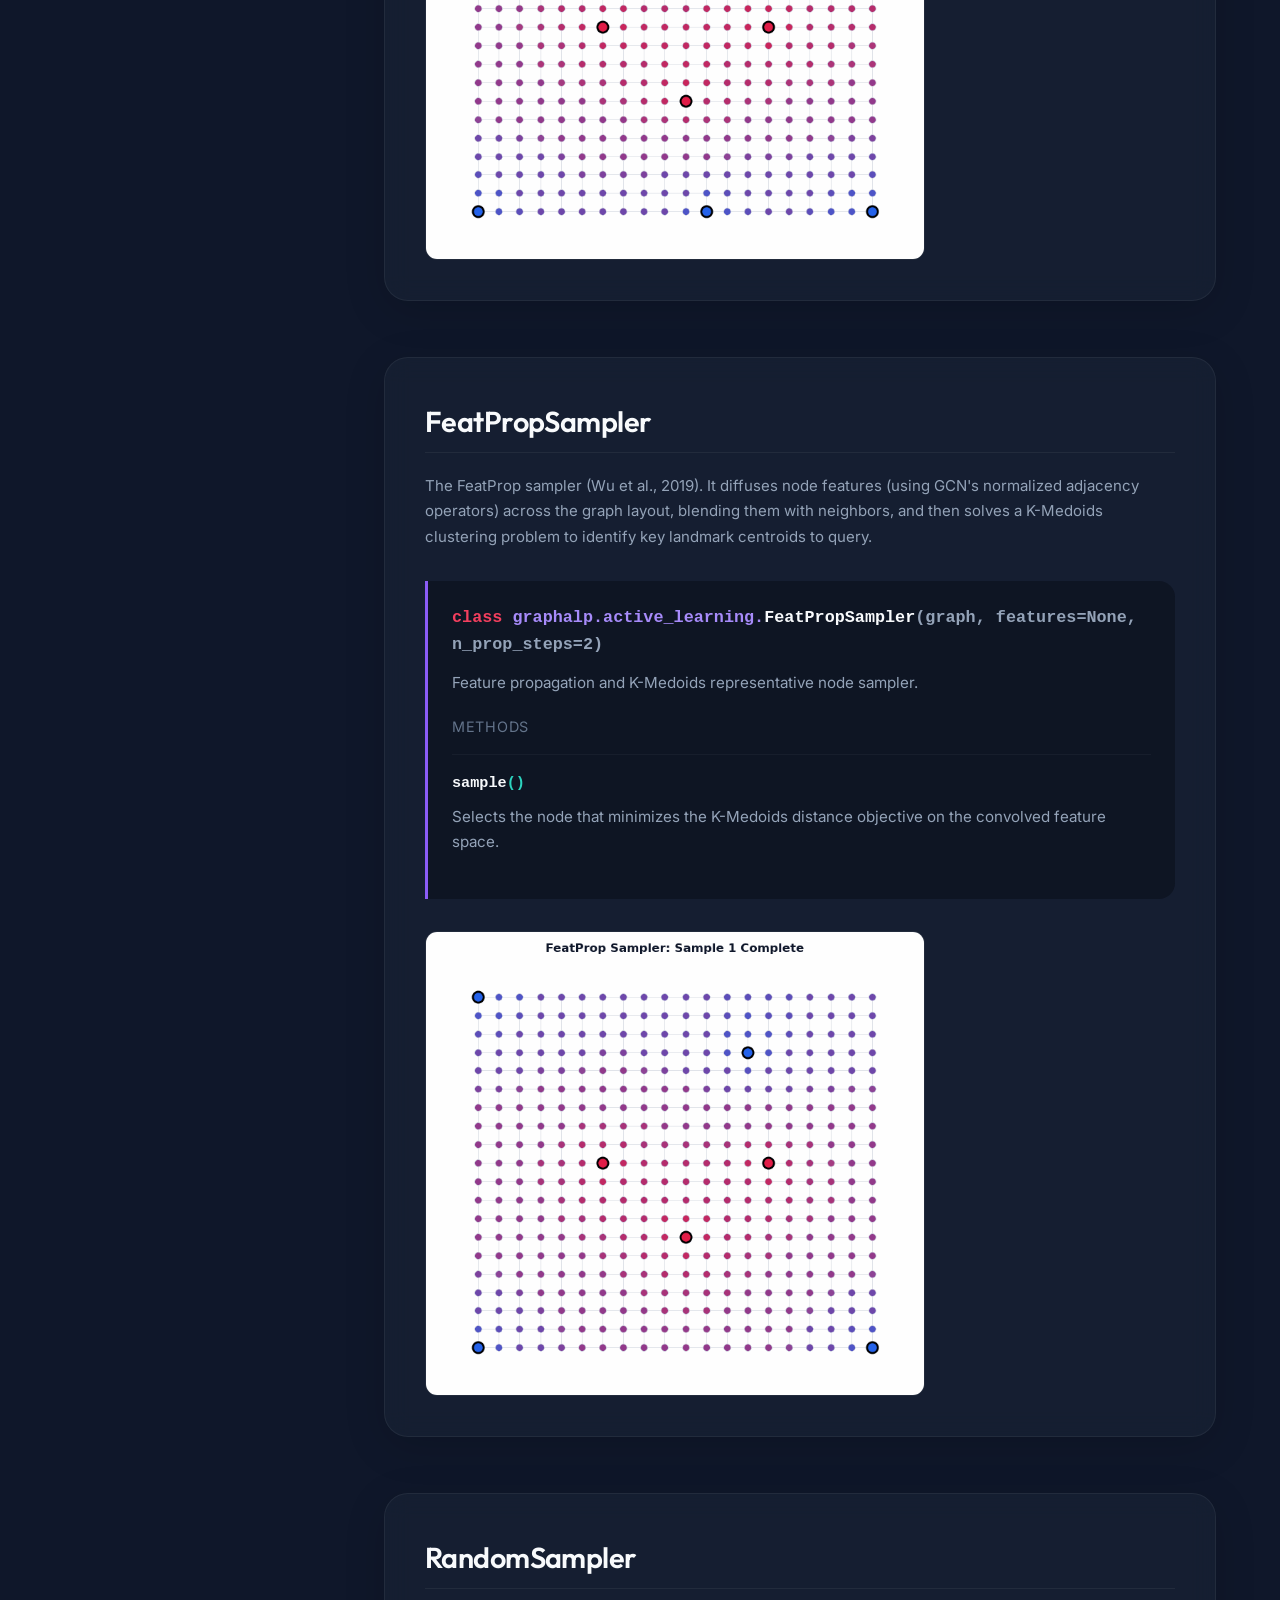
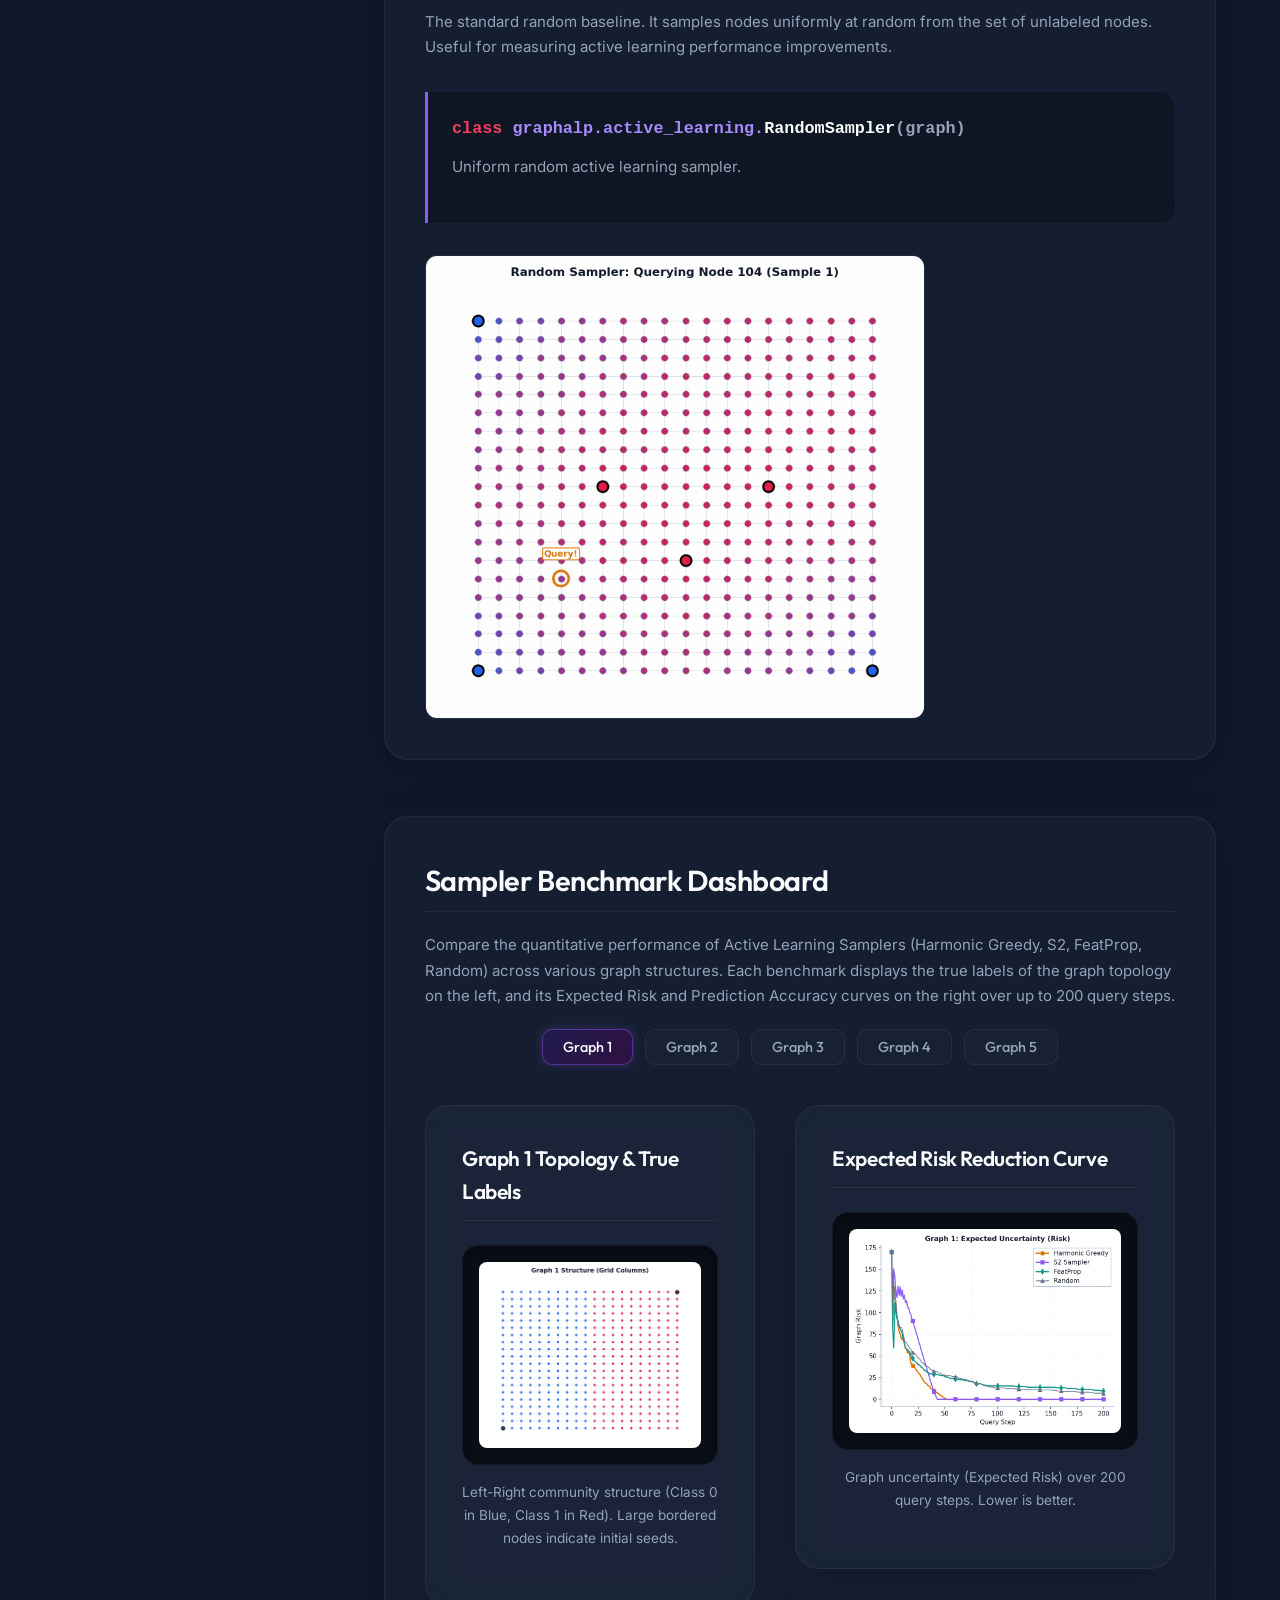
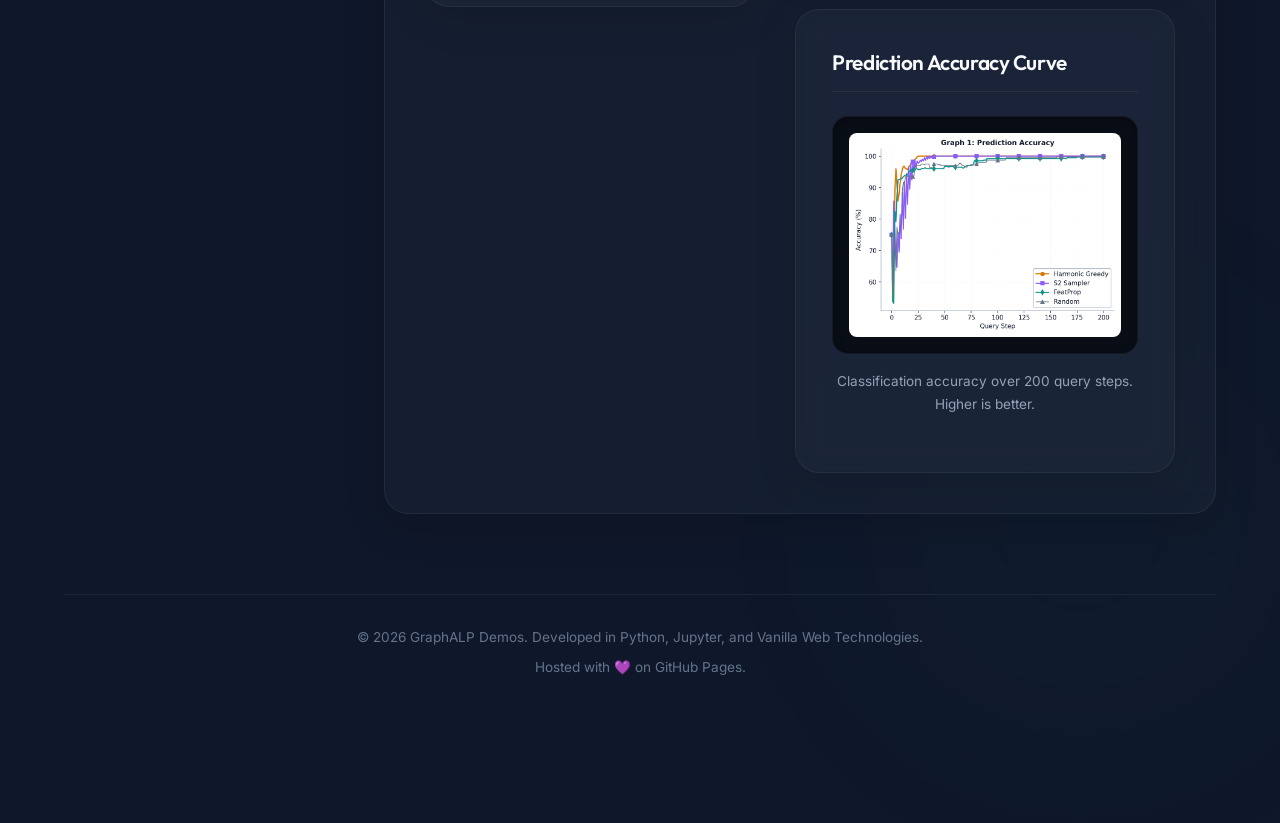
<file: docs/docs.html>
<!DOCTYPE html>
<html lang="en">
<head>
    <meta charset="UTF-8">
    <meta name="viewport" content="width=device-width, initial-scale=1.0">
    <meta name="description" content="Technical documentation and API reference for the GraphALP package, including label propagation models and active learning samplers.">
    <title>GraphALP: API Documentation & Reference Guide</title>
    
    <!-- Google Fonts: Outfit & Inter -->
    <link rel="preconnect" href="https://fonts.googleapis.com">
    <link rel="preconnect" href="https://fonts.gstatic.com" crossorigin>
    <link href="https://fonts.googleapis.com/css2?family=Inter:wght@300;400;500;600&family=Outfit:wght@400;500;600;700;800&display=swap" rel="stylesheet">
    
    <!-- Shared stylesheet -->
    <link rel="stylesheet" href="css/style.css">
</head>
<body>
    <!-- Glow Effects in Background -->
    <div class="radial-glow glow-1"></div>
    <div class="radial-glow glow-2"></div>

    <div class="container">
        <!-- Header -->
        <header class="main-header">
            <div class="logo-area">
                <span class="logo-icon">▲</span>
                <h1>GraphALP Documentation</h1>
            </div>
            <p class="subtitle">Comprehensive API reference, mathematical formulations, and visual guides for the GraphALP package</p>
            <div class="badge-row" style="margin-bottom: 2rem;">
                <span class="badge badge-primary">Version 0.1.0</span>
                <span class="badge badge-secondary">API Docs</span>
                <a href="index.html" class="badge badge-accent" style="text-decoration: none; cursor: pointer;">← Back to Demo Dashboard</a>
            </div>
        </header>

        <!-- Docs Layout Grid -->
        <div class="docs-layout">
            <!-- Sidebar Navigation -->
            <aside class="docs-sidebar">
                <div class="sidebar-search">
                    <label for="docs-search" style="display: none;">Search Docs</label>
                    <input type="text" id="docs-search" placeholder="🔍 Search API & Docs..." onkeyup="filterDocs()">
                </div>
                
                <nav class="nav-section">
                    <h4>Getting Started</h4>
                    <ul>
                        <li><a href="#intro" class="active">Introduction</a></li>
                        <li><a href="#install">Installation</a></li>
                        <li><a href="#quickstart">Quickstart</a></li>
                    </ul>
                </nav>

                <nav class="nav-section">
                    <h4>Label Propagation API</h4>
                    <ul>
                        <li><a href="#harmonic-prop">HarmonicPropagator</a></li>
                        <li><a href="#mincut-prop">MinCutPropagator</a></li>
                        <li><a href="#spectral-prop">SpectralPropagator</a></li>
                        <li><a href="#gcn-prop">GCNPropagator</a></li>
                    </ul>
                </nav>

                <nav class="nav-section">
                    <h4>Active Learning API</h4>
                    <ul>
                        <li><a href="#harmonic-greedy">HarmonicGreedySampler</a></li>
                        <li><a href="#s2-sampler">S2Sampler</a></li>
                        <li><a href="#featprop-sampler">FeatPropSampler</a></li>
                        <li><a href="#random-sampler">RandomSampler</a></li>
                    </ul>
                </nav>

                <nav class="nav-section">
                    <h4>Benchmarks</h4>
                    <ul>
                        <li><a href="#benchmarks">Simulation Results</a></li>
                    </ul>
                </nav>
            </aside>

            <!-- Main Docs Content -->
            <main class="docs-content">
                <!-- Section 1: Introduction -->
                <section id="intro" class="docs-section">
                    <h2>Introduction</h2>
                    <p><strong>GraphALP</strong> is a Python package designed for researchers and educators exploring <strong>Graph-Based Semi-Supervised Learning</strong> and <strong>Active Learning on Graphs</strong>. In many real-world scenarios, network data is abundant but labeling nodes is highly expensive. GraphALP bridges this gap by offering two main pillars:</p>
                    <ol style="margin-left: 2rem; color: var(--text-secondary); margin-bottom: 1.5rem; display: flex; flex-direction: column; gap: 0.5rem;">
                        <li><strong>Label Propagators:</strong> Semi-supervised models that diffuse labels from seed nodes to unlabeled nodes via graph topology.</li>
                        <li><strong>Active Samplers:</strong> Algorithms that select the most informative nodes to query next, maximizing accuracy while minimizing annotation costs.</li>
                    </ol>
                    <p>All core implementations are written transparently in Python, relying on <code>NetworkX</code> for graph representations and <code>NumPy</code>/<code>scikit-learn</code> for mathematical solutions.</p>
                </section>

                <!-- Section 2: Installation -->
                <section id="install" class="docs-section">
                    <h2>Installation</h2>
                    <p>GraphALP is currently structured for developer installations. You can install it locally in editable mode:</p>
                    
                    <div class="code-block-wrapper">
                        <div class="code-header">
                            <span>bash</span>
                            <button class="copy-btn" onclick="copyCode(this)">📋 Copy</button>
                        </div>
                        <pre>git clone https://github.com/username/graph-alp.git
cd graph-alp
pip install -e .</pre>
                    </div>

                    <p><strong>System Requirements:</strong> Python 3.8+ is required. The library depends on <code>numpy</code>, <code>networkx</code>, and <code>scikit-learn</code>.</p>
                </section>

                <!-- Section 3: Quickstart -->
                <section id="quickstart" class="docs-section">
                    <h2>Quickstart Guide</h2>
                    <p>Below is a complete, copy-pasteable example running label propagation and active sampling on a standard graph:</p>
                    
                    <div class="code-block-wrapper">
                        <div class="code-header">
                            <span>python</span>
                            <button class="copy-btn" onclick="copyCode(this)">📋 Copy</button>
                        </div>
                        <pre>import networkx as nx
from graphalp import HarmonicLabelPropagator, HarmonicGreedySampler

# 1. Initialize a graph
G = nx.karate_club_graph()

# 2. Define initial seed nodes
X_labeled = [0, 33]
y_labeled = [0, 1]

# 3. Predict unlabeled nodes using the Harmonic Propagator
prop = HarmonicLabelPropagator(G)
prop.fit(X_labeled, y_labeled)
unlabeled = [n for n in G.nodes() if n not in X_labeled]
probs = prop.predict_probabilities(unlabeled)
print(f"Initial predicted probability for Node {unlabeled[0]}: {probs[0]:.4f}")

# 4. Use Active Learning to find the next node to label
sampler = HarmonicGreedySampler(G)
sampler.fit(X_labeled, y_labeled)
next_to_query = sampler.sample()
print(f"Optimal node to query next: {next_to_query}")</pre>
                    </div>
                </section>

                <!-- Section 4: Label Propagation API -->
                <section id="harmonic-prop" class="docs-section">
                    <h2>HarmonicLabelPropagator</h2>
                    <p>The harmonic propagator models label diffusion as a Dirichlet problem on Gaussian Random Fields. Labeled nodes act as fixed boundary conditions (sources/sinks), and unlabeled node probabilities are calculated by solving a system of linear equations derived from the graph Laplacian matrix.</p>
                    
                    <div class="math-block">
                        L_uu * f_u = W_ul * f_l
                    </div>

                    <div class="api-class-block">
                        <div class="api-class-header">
                            <span class="keyword">class</span> graphalp.label_propagation.<span class="name">HarmonicLabelPropagator</span><span class="params">(graph)</span>
                        </div>
                        <div class="api-desc">
                            Gaussian Random Field model for graph-based semi-supervised learning.
                        </div>
                        
                        <div class="api-table-wrapper">
                            <table class="api-table">
                                <thead>
                                    <tr>
                                        <th>Parameter</th>
                                        <th>Type</th>
                                        <th>Description</th>
                                    </tr>
                                </thead>
                                <tbody>
                                    <tr>
                                        <td class="param-name">graph</td>
                                        <td class="param-type">nx.Graph</td>
                                        <td class="param-desc">The NetworkX graph structure to diffuse labels over.</td>
                                    </tr>
                                </tbody>
                            </table>
                        </div>

                        <div class="api-methods-title">Methods</div>
                        
                        <!-- fit method -->
                        <div class="api-method-block">
                            <div class="api-method-header">
                                <span class="name">fit</span><span class="params">(X, y)</span>
                            </div>
                            <p class="api-desc">Solves the Dirichlet system using the graph Laplacian matrix on current labels.</p>
                            <div class="api-table-wrapper">
                                <table class="api-table">
                                    <thead>
                                        <tr>
                                            <th>Arg</th>
                                            <th>Type</th>
                                            <th>Description</th>
                                        </tr>
                                    </thead>
                                    <tbody>
                                        <tr>
                                            <td class="param-name">X</td>
                                            <td class="param-type">Iterable</td>
                                            <td class="param-desc">Node identifiers for the labeled seed set.</td>
                                        </tr>
                                        <tr>
                                            <td class="param-name">y</td>
                                            <td class="param-type">Iterable</td>
                                            <td class="param-desc">Class labels corresponding to nodes in X (0 or 1).</td>
                                        </tr>
                                    </tbody>
                                </table>
                            </div>
                        </div>

                        <!-- predict_probabilities method -->
                        <div class="api-method-block">
                            <div class="api-method-header">
                                <span class="name">predict_probabilities</span><span class="params">(X)</span>
                            </div>
                            <p class="api-desc">Returns the predicted soft probabilities (continuous values in range [0, 1]) for a list of node IDs.</p>
                        </div>
                        
                        <!-- predict method -->
                        <div class="api-method-block">
                            <div class="api-method-header">
                                <span class="name">predict</span><span class="params">(X)</span>
                            </div>
                            <p class="api-desc">Returns hard binary classifications (0 or 1) by thresholding predicted probabilities at 0.5.</p>
                        </div>
                    </div>

                    <div class="algo-visual-interactive" id="visual-harmonic" style="margin-top: 1.5rem; border-radius: 14px; overflow: hidden; border: 1px solid var(--card-border);">
                        <div class="visual-controls">
                            <button class="visual-btn" id="btn-harmonic-play">▶ Play</button>
                            <button class="visual-btn" id="btn-harmonic-step">⏭ Step</button>
                            <button class="visual-btn" id="btn-harmonic-reset">↺ Reset</button>
                            <span class="visual-info" id="info-harmonic">Iter: 0</span>
                        </div>
                        <canvas id="canvas-harmonic" width="550" height="340"></canvas>
                    </div>
                </section>

                <section id="mincut-prop" class="docs-section">
                    <h2>MinCutLabelPropagator</h2>
                    <p>The min-cut propagator approaches semi-supervised learning as a network flow capacity problem. It finds the minimum cut (bottleneck) separating positive seed nodes (connected to source) and negative seed nodes (connected to sink), partition-labeling the nodes accordingly.</p>

                    <div class="api-class-block">
                        <div class="api-class-header">
                            <span class="keyword">class</span> graphalp.label_propagation.<span class="name">MinCutLabelPropagator</span><span class="params">(graph)</span>
                        </div>
                        <div class="api-desc">
                            Combinatorial s-t min-cut model using NetworkX minimum cut algorithms.
                        </div>

                        <div class="api-methods-title">Methods</div>
                        
                        <div class="api-method-block">
                            <div class="api-method-header">
                                <span class="name">fit</span><span class="params">(X, y)</span>
                            </div>
                            <p class="api-desc">Computes the min-cut partition directly on the graph structure with source/sink augmentations.</p>
                        </div>

                        <div class="api-method-block">
                            <div class="api-method-header">
                                <span class="name">predict</span><span class="params">(X)</span>
                            </div>
                            <p class="api-desc">Returns hard labels based on whether nodes fall into the source-reachable partition (1) or non-reachable partition (0).</p>
                        </div>
                    </div>

                    <div class="algo-visual-interactive" id="visual-mincut" style="margin-top: 1.5rem; border-radius: 14px; overflow: hidden; border: 1px solid var(--card-border);">
                        <div class="visual-controls">
                            <button class="visual-btn" id="btn-mincut-play">▶ Animate Cut</button>
                            <button class="visual-btn" id="btn-mincut-reset">↺ Reset</button>
                            <span class="visual-info" id="info-mincut">Unpartitioned</span>
                        </div>
                        <canvas id="canvas-mincut" width="550" height="340"></canvas>
                    </div>
                </section>

                <section id="spectral-prop" class="docs-section">
                    <h2>SpectralLabelPropagator</h2>
                    <p>The spectral propagator projects nodes into a low-dimensional manifold using the first $k$ eigenvectors of the graph Laplacian matrix. It then trains an SVM classifier with an RBF kernel on these global spectral coordinates to predict unlabeled nodes.</p>

                    <div class="api-class-block">
                        <div class="api-class-header">
                            <span class="keyword">class</span> graphalp.label_propagation.<span class="name">SpectralLabelPropagator</span><span class="params">(graph, n_components=2)</span>
                        </div>
                        <div class="api-desc">
                            Laplacian embedding transductive SVM label propagator.
                        </div>
                        
                        <div class="api-table-wrapper">
                            <table class="api-table">
                                <thead>
                                    <tr>
                                        <th>Parameter</th>
                                        <th>Type</th>
                                        <th>Default</th>
                                        <th>Description</th>
                                    </tr>
                                </thead>
                                <tbody>
                                    <tr>
                                        <td class="param-name">graph</td>
                                        <td class="param-type">nx.Graph</td>
                                        <td class="param-desc">-</td>
                                        <td class="param-desc">The graph structure to embed.</td>
                                    </tr>
                                    <tr>
                                        <td class="param-name">n_components</td>
                                        <td class="param-type">int</td>
                                        <td class="param-desc">2</td>
                                        <td class="param-desc">Number of Laplacian eigenvectors to compute for the embedding space.</td>
                                    </tr>
                                </tbody>
                            </table>
                        </div>

                        <div class="api-methods-title">Methods</div>
                        
                        <div class="api-method-block">
                            <div class="api-method-header">
                                <span class="name">fit</span><span class="params">(X, y)</span>
                            </div>
                            <p class="api-desc">Fits an RBF Support Vector Machine on the pre-computed spectral coordinates of the labeled subset.</p>
                        </div>

                        <div class="api-method-block">
                            <div class="api-method-header">
                                <span class="name">predict_probabilities</span><span class="params">(X)</span>
                            </div>
                            <p class="api-desc">Returns SVM predict probability scores for Class 1.</p>
                        </div>
                    </div>

                    <div class="algo-visual-interactive" id="visual-spectral" style="margin-top: 1.5rem; border-radius: 14px; overflow: hidden; border: 1px solid var(--card-border);">
                        <div class="visual-controls">
                            <button class="visual-btn" id="btn-spectral-toggle">⇆ Toggle Space</button>
                            <span class="visual-info" id="info-spectral">Physical Space</span>
                        </div>
                        <canvas id="canvas-spectral" width="550" height="340"></canvas>
                    </div>
                </section>

                <section id="gcn-prop" class="docs-section">
                    <h2>GCNLabelPropagator</h2>
                    <p>The GCN propagator implements localized symmetric normalized convolutions based on Kipf & Welling's Graph Convolutional Networks. It diffuses label indicators through local neighborhoods layer-by-layer without training neural weights.</p>
                    
                    <div class="math-block">
                        H^(l+1) = D~^-1/2 * A~ * D~^-1/2 * H^(l)
                    </div>

                    <div class="api-class-block">
                        <div class="api-class-header">
                            <span class="keyword">class</span> graphalp.label_propagation.<span class="name">GCNLabelPropagator</span><span class="params">(graph, n_layers=2)</span>
                        </div>
                        <div class="api-desc">
                            Symmetric Normalized Adjacency GCN label diffusion model.
                        </div>

                        <div class="api-methods-title">Methods</div>
                        
                        <div class="api-method-block">
                            <div class="api-method-header">
                                <span class="name">fit</span><span class="params">(X, y)</span>
                            </div>
                            <p class="api-desc">Performs neighborhood message passing. Dynamically adjusts propagation hops ($L$) based on the seed nodes' shortest paths.</p>
                        </div>
                    </div>

                    <div style="text-align: center; margin-top: 1.5rem;">
                        <img src="gifs/gcn_propagation.gif" alt="GCN Propagation Showcase" class="demo-gif" style="max-width: 500px; border-radius: 12px; border: 1px solid var(--card-border);">
                    </div>
                </section>

                <!-- Section 5: Active Learning API -->
                <section id="harmonic-greedy" class="docs-section">
                    <h2>HarmonicGreedySampler</h2>
                    <p>The expected risk minimization (ERM) active sampler. For every candidate unlabeled node, this sampler simulates querying it with both possible labels (0 and 1) and computes the expected graph-wide prediction risk. It queries the node that minimizes this future expected uncertainty.</p>
                    
                    <div class="math-block">
                        Expected_Risk(i) = p1 * Risk(Labels U {i:1}) + p0 * Risk(Labels U {i:0})
                    </div>

                    <div class="api-class-block">
                        <div class="api-class-header">
                            <span class="keyword">class</span> graphalp.active_learning.<span class="name">HarmonicGreedySampler</span><span class="params">(graph)</span>
                        </div>
                        <div class="api-desc">
                            Expected risk minimization active learning sampler.
                        </div>

                        <div class="api-methods-title">Methods</div>
                        
                        <div class="api-method-block">
                            <div class="api-method-header">
                                <span class="name">fit</span><span class="params">(X, y)</span>
                            </div>
                            <p class="api-desc">Fits the underlying Harmonic propagator on current labels.</p>
                        </div>

                        <div class="api-method-block">
                            <div class="api-method-header">
                                <span class="name">sample</span><span class="params">()</span>
                            </div>
                            <p class="api-desc">Evaluates expected risk for all unlabeled nodes and returns the ID of the node achieving the lowest future risk.</p>
                        </div>
                    </div>

                    <div style="text-align: center; margin-top: 1.5rem;">
                        <img src="gifs/harmonic_greedy_sampler.gif" alt="Harmonic Greedy Sampler Showcase" class="demo-gif" style="max-width: 500px; border-radius: 12px; border: 1px solid var(--card-border);">
                    </div>
                </section>

                <section id="s2-sampler" class="docs-section">
                    <h2>S2Sampler</h2>
                    <p>The S2 active sampler (Dasarathy et al., 2015). It bisects boundaries by pruning edges with conflicting labels, finding the shortest path in the resulting graph between Class 0 and Class 1 subgraphs, and querying the middle node along that path.</p>

                    <div class="api-class-block">
                        <div class="api-class-header">
                            <span class="keyword">class</span> graphalp.active_learning.<span class="name">S2Sampler</span><span class="params">(graph, fallback_sampler=None)</span>
                        </div>
                        <div class="api-desc">
                            S2 active learning sampler for graph boundary cuts.
                        </div>
                        
                        <div class="api-table-wrapper">
                            <table class="api-table">
                                <thead>
                                    <tr>
                                        <th>Parameter</th>
                                        <th>Type</th>
                                        <th>Default</th>
                                        <th>Description</th>
                                    </tr>
                                </thead>
                                <tbody>
                                    <tr>
                                        <td class="param-name">graph</td>
                                        <td class="param-type">nx.Graph</td>
                                        <td class="param-desc">-</td>
                                        <td class="param-desc">The graph structure to sample nodes from.</td>
                                    </tr>
                                    <tr>
                                        <td class="param-name">fallback_sampler</td>
                                        <td class="param-type">Sampler</td>
                                        <td class="param-desc">RandomSampler</td>
                                        <td class="param-desc">Sampler used if seeds do not cover both classes or no path connects them.</td>
                                    </tr>
                                </tbody>
                            </table>
                        </div>

                        <div class="api-methods-title">Methods</div>
                        
                        <div class="api-method-block">
                            <div class="api-method-header">
                                <span class="name">sample</span><span class="params">()</span>
                            </div>
                            <p class="api-desc">Finds the shortest path connecting different label groups and returns the middle node.</p>
                        </div>
                    </div>

                    <div style="text-align: center; margin-top: 1.5rem;">
                        <img src="gifs/s2_sampler.gif" alt="S2 Sampler Showcase" class="demo-gif" style="max-width: 500px; border-radius: 12px; border: 1px solid var(--card-border);">
                    </div>
                </section>

                <section id="featprop-sampler" class="docs-section">
                    <h2>FeatPropSampler</h2>
                    <p>The FeatProp sampler (Wu et al., 2019). It diffuses node features (using GCN's normalized adjacency operators) across the graph layout, blending them with neighbors, and then solves a K-Medoids clustering problem to identify key landmark centroids to query.</p>

                    <div class="api-class-block">
                        <div class="api-class-header">
                            <span class="keyword">class</span> graphalp.active_learning.<span class="name">FeatPropSampler</span><span class="params">(graph, features=None, n_prop_steps=2)</span>
                        </div>
                        <div class="api-desc">
                            Feature propagation and K-Medoids representative node sampler.
                        </div>

                        <div class="api-methods-title">Methods</div>
                        
                        <div class="api-method-block">
                            <div class="api-method-header">
                                <span class="name">sample</span><span class="params">()</span>
                            </div>
                            <p class="api-desc">Selects the node that minimizes the K-Medoids distance objective on the convolved feature space.</p>
                        </div>
                    </div>

                    <div style="text-align: center; margin-top: 1.5rem;">
                        <img src="gifs/featprop_sampler.gif" alt="FeatProp Sampler Showcase" class="demo-gif" style="max-width: 500px; border-radius: 12px; border: 1px solid var(--card-border);">
                    </div>
                </section>

                <section id="random-sampler" class="docs-section">
                    <h2>RandomSampler</h2>
                    <p>The standard random baseline. It samples nodes uniformly at random from the set of unlabeled nodes. Useful for measuring active learning performance improvements.</p>

                    <div class="api-class-block">
                        <div class="api-class-header">
                            <span class="keyword">class</span> graphalp.active_learning.<span class="name">RandomSampler</span><span class="params">(graph)</span>
                        </div>
                        <div class="api-desc">
                            Uniform random active learning sampler.
                        </div>
                    </div>

                    <div style="text-align: center; margin-top: 1.5rem;">
                        <img src="gifs/random_sampler.gif" alt="Random Sampler Showcase" class="demo-gif" style="max-width: 500px; border-radius: 12px; border: 1px solid var(--card-border);">
                    </div>
                </section>

                <!-- Section 6: Benchmarks -->
                <section id="benchmarks" class="docs-section">
                    <h2>Sampler Benchmark Dashboard</h2>
                    <p>Compare the quantitative performance of Active Learning Samplers (Harmonic Greedy, S2, FeatProp, Random) across various graph structures. Each benchmark displays the true labels of the graph topology on the left, and its Expected Risk and Prediction Accuracy curves on the right over up to 200 query steps.</p>

                    <!-- Sub-tabs for Graphs -->
                    <div class="benchmark-subnav">
                        <button class="subtab-btn active" id="subtab-graph1" onclick="switchBenchmarkGraph('graph1')">Graph 1</button>
                        <button class="subtab-btn" id="subtab-graph2" onclick="switchBenchmarkGraph('graph2')">Graph 2</button>
                        <button class="subtab-btn" id="subtab-graph3" onclick="switchBenchmarkGraph('graph3')">Graph 3</button>
                        <button class="subtab-btn" id="subtab-graph4" onclick="switchBenchmarkGraph('graph4')">Graph 4</button>
                        <button class="subtab-btn" id="subtab-graph5" onclick="switchBenchmarkGraph('graph5')">Graph 5</button>
                    </div>

                    <!-- Graph 1 Content -->
                    <div id="benchmark-graph1" class="benchmark-content active-content">
                        <div class="benchmark-layout-grid">
                            <div class="benchmark-card structure-container">
                                <h3>Graph 1 Topology &amp; True Labels</h3>
                                <div class="chart-wrapper">
                                    <img src="images/graph1_structure.png" alt="Graph 1 Structure" class="benchmark-chart">
                                </div>
                                <p class="chart-caption">Left-Right community structure (Class 0 in Blue, Class 1 in Red). Large bordered nodes indicate initial seeds.</p>
                            </div>
                            <div class="benchmark-charts-container">
                                <div class="benchmark-card chart-card">
                                    <h3>Expected Risk Reduction Curve</h3>
                                    <div class="chart-wrapper">
                                        <img src="images/graph1_risk.png" alt="Graph 1 Risk Curve" class="benchmark-chart">
                                    </div>
                                    <p class="chart-caption">Graph uncertainty (Expected Risk) over 200 query steps. Lower is better.</p>
                                </div>
                                <div class="benchmark-card chart-card">
                                    <h3>Prediction Accuracy Curve</h3>
                                    <div class="chart-wrapper">
                                        <img src="images/graph1_accuracy.png" alt="Graph 1 Accuracy Curve" class="benchmark-chart">
                                    </div>
                                    <p class="chart-caption">Classification accuracy over 200 query steps. Higher is better.</p>
                                </div>
                            </div>
                        </div>
                    </div>

                    <!-- Graph 2 Content -->
                    <div id="benchmark-graph2" class="benchmark-content">
                        <div class="benchmark-layout-grid">
                            <div class="benchmark-card structure-container">
                                <h3>Graph 2 Topology &amp; True Labels</h3>
                                <div class="chart-wrapper">
                                    <img src="images/graph2_structure.png" alt="Graph 2 Structure" class="benchmark-chart">
                                </div>
                                <p class="chart-caption">Top-Bottom community structure (Class 0 in Blue, Class 1 in Red). Large bordered nodes indicate initial seeds.</p>
                            </div>
                            <div class="benchmark-charts-container">
                                <div class="benchmark-card chart-card">
                                    <h3>Expected Risk Reduction Curve</h3>
                                    <div class="chart-wrapper">
                                        <img src="images/graph2_risk.png" alt="Graph 2 Risk Curve" class="benchmark-chart">
                                    </div>
                                    <p class="chart-caption">Graph uncertainty (Expected Risk) over 200 query steps. Lower is better.</p>
                                </div>
                                <div class="benchmark-card chart-card">
                                    <h3>Prediction Accuracy Curve</h3>
                                    <div class="chart-wrapper">
                                        <img src="images/graph2_accuracy.png" alt="Graph 2 Accuracy Curve" class="benchmark-chart">
                                    </div>
                                    <p class="chart-caption">Classification accuracy over 200 query steps. Higher is better.</p>
                                </div>
                            </div>
                        </div>
                    </div>

                    <!-- Graph 3 Content -->
                    <div id="benchmark-graph3" class="benchmark-content">
                        <div class="benchmark-layout-grid">
                            <div class="benchmark-card structure-container">
                                <h3>Graph 3 Topology &amp; True Labels</h3>
                                <div class="chart-wrapper">
                                    <img src="images/graph3_structure.png" alt="Graph 3 Structure" class="benchmark-chart">
                                </div>
                                <p class="chart-caption">Diagonal circles structure (Class 0 in Blue, Class 1 in Red). Large bordered nodes indicate initial seeds.</p>
                            </div>
                            <div class="benchmark-charts-container">
                                <div class="benchmark-card chart-card">
                                    <h3>Expected Risk Reduction Curve</h3>
                                    <div class="chart-wrapper">
                                        <img src="images/graph3_risk.png" alt="Graph 3 Risk Curve" class="benchmark-chart">
                                    </div>
                                    <p class="chart-caption">Graph uncertainty (Expected Risk) over 200 query steps. Lower is better.</p>
                                </div>
                                <div class="benchmark-card chart-card">
                                    <h3>Prediction Accuracy Curve</h3>
                                    <div class="chart-wrapper">
                                        <img src="images/graph3_accuracy.png" alt="Graph 3 Accuracy Curve" class="benchmark-chart">
                                    </div>
                                    <p class="chart-caption">Classification accuracy over 200 query steps. Higher is better.</p>
                                </div>
                            </div>
                        </div>
                    </div>

                    <!-- Graph 4 Content -->
                    <div id="benchmark-graph4" class="benchmark-content">
                        <div class="benchmark-layout-grid">
                            <div class="benchmark-card structure-container">
                                <h3>Graph 4 Topology &amp; True Labels</h3>
                                <div class="chart-wrapper">
                                    <img src="images/graph4_structure.png" alt="Graph 4 Structure" class="benchmark-chart">
                                </div>
                                <p class="chart-caption">Off-diagonal circles structure (Class 0 in Blue, Class 1 in Red). Large bordered nodes indicate initial seeds.</p>
                            </div>
                            <div class="benchmark-charts-container">
                                <div class="benchmark-card chart-card">
                                    <h3>Expected Risk Reduction Curve</h3>
                                    <div class="chart-wrapper">
                                        <img src="images/graph4_risk.png" alt="Graph 4 Risk Curve" class="benchmark-chart">
                                    </div>
                                    <p class="chart-caption">Graph uncertainty (Expected Risk) over 200 query steps. Lower is better.</p>
                                </div>
                                <div class="benchmark-card chart-card">
                                    <h3>Prediction Accuracy Curve</h3>
                                    <div class="chart-wrapper">
                                        <img src="images/graph4_accuracy.png" alt="Graph 4 Accuracy Curve" class="benchmark-chart">
                                    </div>
                                    <p class="chart-caption">Classification accuracy over 200 query steps. Higher is better.</p>
                                </div>
                            </div>
                        </div>
                    </div>

                    <!-- Graph 5 Content -->
                    <div id="benchmark-graph5" class="benchmark-content">
                        <div class="benchmark-layout-grid">
                            <div class="benchmark-card structure-container">
                                <h3>Graph 5 Topology &amp; True Labels</h3>
                                <div class="chart-wrapper">
                                    <img src="images/graph5_structure.png" alt="Graph 5 Structure" class="benchmark-chart">
                                </div>
                                <p class="chart-caption">40-Node Clustered Community SBM structure (Class 0 in Blue, Class 1 in Red). Large bordered nodes indicate initial seeds.</p>
                            </div>
                            <div class="benchmark-charts-container">
                                <div class="benchmark-card chart-card">
                                    <h3>Expected Risk Reduction Curve</h3>
                                    <div class="chart-wrapper">
                                        <img src="images/graph5_risk.png" alt="Graph 5 Risk Curve" class="benchmark-chart">
                                    </div>
                                    <p class="chart-caption">Graph uncertainty (Expected Risk) over 35 query steps. Lower is better.</p>
                                </div>
                                <div class="benchmark-card chart-card">
                                    <h3>Prediction Accuracy Curve</h3>
                                    <div class="chart-wrapper">
                                        <img src="images/graph5_accuracy.png" alt="Graph 5 Accuracy Curve" class="benchmark-chart">
                                    </div>
                                    <p class="chart-caption">Classification accuracy over 35 query steps. Higher is better.</p>
                                </div>
                            </div>
                        </div>
                    </div>
                </section>
            </main>
        </div>

        <!-- Footer -->
        <footer class="main-footer">
            <p>© 2026 GraphALP Demos. Developed in Python, Jupyter, and Vanilla Web Technologies.</p>
            <p>Hosted with 💜 on GitHub Pages.</p>
        </footer>
    </div>

    <!-- Custom JS files -->
    <script src="js/main.js"></script>
    <script src="js/precomputed_data.js"></script>
    <script src="js/interactive.js"></script>
    <script src="js/docs.js"></script>
</body>
</html>
</file>
<file: docs/css/style.css>
/* ==========================================================================
   GraphALP Premium CSS Stylesheet
   Design Language: Dark Mode Glassmorphism & Neon Accents
   ========================================================================== */

/* Custom Variables */
:root {
    --bg-color: #0f172a;
    --card-bg: rgba(30, 41, 59, 0.45);
    --card-border: rgba(255, 255, 255, 0.06);
    --text-primary: #f8fafc;
    --text-secondary: #94a3b8;
    --text-muted: #64748b;
    
    /* Neon Accents */
    --primary: #8b5cf6;       /* Violet */
    --primary-glow: rgba(139, 92, 246, 0.15);
    --secondary: #0d9488;     /* Teal */
    --secondary-glow: rgba(13, 148, 136, 0.15);
    --accent: #f59e0b;        /* Gold/Amber */
    
    /* Node Colors */
    --node-blue: #2563eb;
    --node-red: #e11d48;
    
    /* Container Max Width */
    --max-width: 1200px;
    --transition: all 0.3s cubic-bezier(0.4, 0, 0.2, 1);
}

/* Reset & Base Styles */
* {
    margin: 0;
    padding: 0;
    box-sizing: border-box;
}

body {
    background-color: var(--bg-color);
    color: var(--text-primary);
    font-family: 'Inter', sans-serif;
    font-size: 15px;
    line-height: 1.6;
    overflow-x: hidden;
    position: relative;
    min-height: 100vh;
}

h1, h2, h3, h4, h5, h6 {
    font-family: 'Outfit', sans-serif;
    font-weight: 600;
    letter-spacing: -0.02em;
    color: var(--text-primary);
}

/* Background Radial Glow Effects */
.radial-glow {
    position: absolute;
    width: 600px;
    height: 600px;
    border-radius: 50%;
    filter: blur(120px);
    z-index: -1;
    pointer-events: none;
    opacity: 0.45;
}

.glow-1 {
    top: -100px;
    left: -100px;
    background: radial-gradient(circle, var(--primary-glow) 0%, transparent 70%);
}

.glow-2 {
    bottom: -100px;
    right: -100px;
    background: radial-gradient(circle, var(--secondary-glow) 0%, transparent 70%);
}

/* Container */
.container {
    max-width: var(--max-width);
    margin: 0 auto;
    padding: 2.5rem 1.5rem;
}

/* Header */
.main-header {
    text-align: center;
    margin-bottom: 3.5rem;
    position: relative;
}

.logo-area {
    display: inline-flex;
    align-items: center;
    gap: 0.75rem;
    margin-bottom: 0.75rem;
}

.logo-icon {
    font-size: 2.2rem;
    background: linear-gradient(135deg, var(--primary), var(--secondary));
    -webkit-background-clip: text;
    -webkit-text-fill-color: transparent;
    font-weight: 800;
}

.main-header h1 {
    font-size: 2.8rem;
    font-weight: 800;
    background: linear-gradient(135deg, var(--text-primary) 30%, #a78bfa 100%);
    -webkit-background-clip: text;
    -webkit-text-fill-color: transparent;
}

.subtitle {
    font-size: 1.15rem;
    color: var(--text-secondary);
    max-width: 700px;
    margin: 0 auto 1.5rem auto;
}

.badge-row {
    display: flex;
    justify-content: center;
    gap: 0.75rem;
    flex-wrap: wrap;
}

.badge {
    padding: 0.25rem 0.75rem;
    border-radius: 9999px;
    font-size: 0.8rem;
    font-weight: 500;
    text-transform: uppercase;
    letter-spacing: 0.05em;
}

.badge-primary {
    background: rgba(139, 92, 246, 0.15);
    color: #c084fc;
    border: 1px solid rgba(139, 92, 246, 0.3);
}

.badge-secondary {
    background: rgba(13, 148, 136, 0.15);
    color: #2dd4bf;
    border: 1px solid rgba(13, 148, 136, 0.3);
}

.badge-accent {
    background: rgba(245, 158, 11, 0.15);
    color: #fbbf24;
    border: 1px solid rgba(245, 158, 11, 0.3);
}

/* Navigation Tabs */
.tab-navigation {
    display: flex;
    justify-content: center;
    background: rgba(15, 23, 42, 0.6);
    padding: 0.5rem;
    border-radius: 16px;
    border: 1px solid var(--card-border);
    backdrop-filter: blur(16px);
    max-width: 800px;
    margin: 0 auto 3rem auto;
    box-shadow: 0 4px 30px rgba(0, 0, 0, 0.2);
}

.tab-btn {
    flex: 1;
    background: transparent;
    border: none;
    outline: none;
    color: var(--text-secondary);
    padding: 0.8rem 1.2rem;
    font-family: 'Outfit', sans-serif;
    font-size: 0.95rem;
    font-weight: 500;
    border-radius: 12px;
    cursor: pointer;
    display: flex;
    align-items: center;
    justify-content: center;
    gap: 0.5rem;
    transition: var(--transition);
}

.tab-btn:hover {
    color: var(--text-primary);
    background: rgba(255, 255, 255, 0.03);
}

.tab-btn.active {
    color: var(--text-primary);
    background: linear-gradient(135deg, #1e1b4b 0%, #311042 100%);
    box-shadow: 0 2px 10px rgba(0, 0, 0, 0.25), inset 0 1px 0 rgba(255, 255, 255, 0.05);
    border: 1px solid rgba(139, 92, 246, 0.2);
}

.tab-icon {
    font-size: 1.1rem;
}

/* Content Area */
.content-wrapper {
    position: relative;
    width: 100%;
}

.tab-content {
    display: none;
    opacity: 0;
    transform: translateY(15px);
    transition: var(--transition);
}

.tab-content.active-content {
    display: block;
    opacity: 1;
    transform: translateY(0);
}

.section-intro {
    text-align: center;
    max-width: 800px;
    margin: 0 auto 3rem auto;
}

.section-intro h2 {
    font-size: 2.2rem;
    margin-bottom: 0.75rem;
    background: linear-gradient(135deg, var(--text-primary) 60%, var(--primary) 100%);
    -webkit-background-clip: text;
    -webkit-text-fill-color: transparent;
}

.section-intro p {
    color: var(--text-secondary);
    font-size: 1.05rem;
}

/* Card Grid Layout */
.card-grid {
    display: flex;
    flex-direction: column;
    gap: 3rem;
}

/* Algorithm Card */
.algo-card {
    background: var(--card-bg);
    border: 1px solid var(--card-border);
    border-radius: 24px;
    overflow: hidden;
    display: grid;
    grid-template-columns: 1.1fr 1fr;
    backdrop-filter: blur(12px);
    box-shadow: 0 10px 40px rgba(0, 0, 0, 0.15);
    transition: var(--transition);
}

.algo-card:hover {
    border-color: rgba(139, 92, 246, 0.15);
    box-shadow: 0 15px 50px rgba(139, 92, 246, 0.06);
    transform: translateY(-2px);
}

/* Visual Panel */
.algo-visual {
    background: #090d16;
    border-right: 1px solid var(--card-border);
    position: relative;
    display: flex;
    align-items: center;
    justify-content: center;
    min-height: 400px;
    overflow: hidden;
}

.demo-gif {
    max-width: 100%;
    max-height: 100%;
    object-fit: contain;
    display: block;
}

.gif-overlay {
    position: absolute;
    bottom: 1.25rem;
    left: 1.25rem;
    background: rgba(15, 23, 42, 0.75);
    backdrop-filter: blur(6px);
    border: 1px solid rgba(255, 255, 255, 0.05);
    color: var(--text-primary);
    padding: 0.4rem 0.8rem;
    font-family: 'Outfit', sans-serif;
    font-size: 0.8rem;
    font-weight: 500;
    border-radius: 8px;
    pointer-events: none;
    box-shadow: 0 4px 10px rgba(0, 0, 0, 0.2);
}

/* Details Panel */
.algo-details {
    padding: 2.25rem;
    display: flex;
    flex-direction: column;
    justify-content: space-between;
}

.card-header {
    display: flex;
    align-items: center;
    justify-content: space-between;
    margin-bottom: 1rem;
}

.card-header h3 {
    font-size: 1.6rem;
    font-weight: 700;
}

.spec-badge {
    font-size: 0.75rem;
    font-weight: 600;
    padding: 0.2rem 0.6rem;
    border-radius: 6px;
    text-transform: uppercase;
    letter-spacing: 0.03em;
    background: rgba(37, 99, 235, 0.15);
    color: #60a5fa;
    border: 1px solid rgba(37, 99, 235, 0.25);
}

.spec-badge.badge-red {
    background: rgba(225, 29, 72, 0.15);
    color: #fb7185;
    border: 1px solid rgba(225, 29, 72, 0.25);
}

.spec-badge.badge-violet {
    background: rgba(139, 92, 246, 0.15);
    color: #c084fc;
    border: 1px solid rgba(139, 92, 246, 0.25);
}

.spec-badge.badge-gold {
    background: rgba(245, 158, 11, 0.15);
    color: #fbbf24;
    border: 1px solid rgba(245, 158, 11, 0.25);
}

.spec-badge.badge-teal {
    background: rgba(13, 148, 136, 0.15);
    color: #2dd4bf;
    border: 1px solid rgba(13, 148, 136, 0.25);
}

.spec-badge.badge-grey {
    background: rgba(100, 116, 139, 0.15);
    color: #94a3b8;
    border: 1px solid rgba(100, 116, 139, 0.25);
}

.algo-desc {
    color: var(--text-secondary);
    margin-bottom: 1.5rem;
    font-size: 0.95rem;
}

.spec-panel {
    background: rgba(15, 23, 42, 0.5);
    border: 1px solid rgba(255, 255, 255, 0.04);
    border-radius: 14px;
    padding: 1.25rem;
    margin-bottom: 1.5rem;
}

.spec-panel h4 {
    font-size: 0.85rem;
    text-transform: uppercase;
    letter-spacing: 0.05em;
    color: var(--text-muted);
    margin-bottom: 0.5rem;
}

.math-block {
    display: block;
    background: #090d16;
    border-left: 3px solid var(--primary);
    padding: 0.5rem 0.75rem;
    border-radius: 4px;
    font-family: monospace;
    font-size: 0.85rem;
    color: #e2e8f0;
    margin-bottom: 0.5rem;
    overflow-x: auto;
}

.spec-panel p {
    font-size: 0.85rem;
    color: var(--text-secondary);
}

/* Pros and Cons */
.pro-con-grid {
    display: grid;
    grid-template-columns: 1fr 1fr;
    gap: 1rem;
}

.pc-item {
    font-size: 0.85rem;
}

.pc-item h5 {
    font-size: 0.85rem;
    margin-bottom: 0.25rem;
}

.pro h5 {
    color: #34d399; /* Green tint */
}

.con h5 {
    color: #f87171; /* Red tint */
}

.pc-item p {
    color: var(--text-secondary);
    line-height: 1.4;
}

/* Citations */
.citation {
    margin-top: 1rem;
    font-size: 0.8rem;
    color: var(--text-muted);
    border-top: 1px solid rgba(255, 255, 255, 0.05);
    padding-top: 0.75rem;
    line-height: 1.5;
}

.citation-link {
    color: var(--primary);
    text-decoration: none;
    transition: var(--transition);
    font-weight: 500;
}

.citation-link:hover {
    color: #a78bfa;
    text-decoration: underline;
}

/* ==========================================================================
   Benchmark Dashboard Section
   ========================================================================== */
.benchmark-subnav {
    display: flex;
    justify-content: center;
    gap: 0.75rem;
    margin-bottom: 2.5rem;
    flex-wrap: wrap;
}

.subtab-btn {
    background: rgba(30, 41, 59, 0.4);
    border: 1px solid var(--card-border);
    color: var(--text-secondary);
    padding: 0.5rem 1.25rem;
    border-radius: 10px;
    cursor: pointer;
    font-family: 'Outfit', sans-serif;
    font-size: 0.9rem;
    font-weight: 500;
    transition: var(--transition);
}

.subtab-btn:hover {
    color: var(--text-primary);
    background: rgba(255, 255, 255, 0.05);
    border-color: rgba(139, 92, 246, 0.25);
}

.subtab-btn.active {
    color: var(--text-primary);
    background: linear-gradient(135deg, #1e1b4b 0%, #311042 100%);
    border-color: rgba(139, 92, 246, 0.45);
    box-shadow: 0 0 10px rgba(139, 92, 246, 0.25);
}

.benchmark-content {
    display: none;
}

.benchmark-content.active-content {
    display: block;
}

.benchmark-layout-grid {
    display: grid;
    grid-template-columns: 1fr 1.15fr;
    gap: 2.5rem;
    align-items: start;
}

.benchmark-charts-container {
    display: flex;
    flex-direction: column;
    gap: 2.5rem;
}

.benchmark-card {
    background: var(--card-bg);
    border: 1px solid var(--card-border);
    border-radius: 24px;
    padding: 2.25rem;
    backdrop-filter: blur(12px);
    box-shadow: 0 10px 40px rgba(0, 0, 0, 0.15);
}

.benchmark-card h3 {
    font-size: 1.3rem;
    margin-bottom: 1.5rem;
    border-bottom: 1px solid var(--card-border);
    padding-bottom: 0.75rem;
}

.chart-wrapper {
    background: #090d16;
    border: 1px solid rgba(255, 255, 255, 0.05);
    border-radius: 16px;
    padding: 1rem;
    display: flex;
    justify-content: center;
    align-items: center;
    overflow: hidden;
    box-shadow: inset 0 2px 8px rgba(0, 0, 0, 0.3);
}

.benchmark-chart {
    max-width: 100%;
    height: auto;
    border-radius: 8px;
    display: block;
    transition: var(--transition);
}

.benchmark-chart:hover {
    transform: scale(1.01);
}

.chart-caption {
    font-size: 0.85rem;
    color: var(--text-muted);
    margin-top: 1rem;
    text-align: center;
}

/* ==========================================================================
   Live Interactive Simulator Section Styling
   ========================================================================== */

.simulator-layout {
    display: grid;
    grid-template-columns: 310px 1fr 280px;
    gap: 1.5rem;
    align-items: start;
    margin-top: 1rem;
}

.sim-card {
    background: var(--card-bg);
    border: 1px solid var(--card-border);
    border-radius: 20px;
    padding: 1.5rem;
    backdrop-filter: blur(12px);
    box-shadow: 0 8px 30px rgba(0, 0, 0, 0.2);
}

.sim-card h3 {
    font-size: 1.25rem;
    margin-bottom: 1.25rem;
    border-bottom: 1px solid var(--card-border);
    padding-bottom: 0.5rem;
    font-family: 'Outfit', sans-serif;
    font-weight: 600;
}

/* Control settings panel elements */
.control-group {
    display: flex;
    flex-direction: column;
    gap: 0.5rem;
    margin-bottom: 1.25rem;
}

.control-group label {
    font-size: 0.85rem;
    font-weight: 500;
    color: var(--text-secondary);
}

.sim-select {
    background: #090d16;
    border: 1px solid var(--card-border);
    color: var(--text-primary);
    padding: 0.65rem 0.8rem;
    border-radius: 10px;
    outline: none;
    font-family: 'Inter', sans-serif;
    font-size: 0.9rem;
    cursor: pointer;
    transition: var(--transition);
}

.sim-select:hover, .sim-select:focus {
    border-color: var(--primary);
    box-shadow: 0 0 8px rgba(139, 92, 246, 0.2);
}

.button-grid {
    display: grid;
    grid-template-columns: 1fr;
    gap: 0.75rem;
    margin-bottom: 1.5rem;
}

.sim-btn {
    padding: 0.7rem 1rem;
    border-radius: 10px;
    font-family: 'Outfit', sans-serif;
    font-size: 0.9rem;
    font-weight: 600;
    cursor: pointer;
    outline: none;
    border: none;
    transition: var(--transition);
    text-align: center;
}

.btn-initialize {
    background: rgba(225, 29, 72, 0.1);
    color: #fb7185;
    border: 1px solid rgba(225, 29, 72, 0.3);
}

.btn-initialize:hover {
    background: rgba(225, 29, 72, 0.25);
    border-color: rgba(225, 29, 72, 0.5);
    box-shadow: 0 0 10px rgba(225, 29, 72, 0.25);
}

.btn-step {
    background: rgba(245, 158, 11, 0.1);
    color: #f59e0b;
    border: 1px solid rgba(245, 158, 11, 0.3);
}

.btn-step:hover {
    background: rgba(245, 158, 11, 0.25);
    border-color: rgba(245, 158, 11, 0.5);
    box-shadow: 0 0 10px rgba(245, 158, 11, 0.25);
}

.btn-play {
    background: linear-gradient(135deg, var(--primary) 0%, #6d28d9 100%);
    color: var(--text-primary);
    box-shadow: 0 4px 12px rgba(139, 92, 246, 0.3);
}

.btn-play:hover {
    box-shadow: 0 6px 16px rgba(139, 92, 246, 0.5);
    transform: translateY(-1px);
}

/* Statistics */
.stats-panel {
    background: rgba(15, 23, 42, 0.4);
    border: 1px solid rgba(255, 255, 255, 0.03);
    border-radius: 12px;
    padding: 0.85rem 1rem;
    margin-bottom: 1.25rem;
}

.stats-panel h4 {
    font-size: 0.8rem;
    text-transform: uppercase;
    letter-spacing: 0.05em;
    color: var(--text-muted);
    margin-bottom: 0.5rem;
    border-bottom: 1px solid rgba(255, 255, 255, 0.03);
    padding-bottom: 0.25rem;
}

.stat-row {
    display: flex;
    justify-content: space-between;
    font-size: 0.85rem;
    color: var(--text-secondary);
    margin-bottom: 0.25rem;
}

.stat-row strong {
    color: var(--accent);
}

/* Node Inspector Tooltip */
.hover-info-panel h4 {
    font-size: 0.8rem;
    text-transform: uppercase;
    letter-spacing: 0.05em;
    color: var(--text-muted);
    margin-bottom: 0.5rem;
}

.inspector-box {
    background: #090d16;
    border: 1px solid rgba(255, 255, 255, 0.04);
    border-radius: 12px;
    padding: 0.85rem 1rem;
    height: 120px; /* Fixed height to prevent size layout shifting on hover */
    display: flex;
    flex-direction: column;
    justify-content: center;
}

.tip-row {
    display: flex;
    justify-content: space-between;
    font-size: 0.85rem;
    color: var(--text-secondary);
    margin-bottom: 0.25rem;
}

.tip-row span {
    color: var(--text-primary);
}

.label-badge {
    padding: 0.05rem 0.4rem;
    border-radius: 4px;
    font-weight: 700;
    font-size: 0.8rem;
}

.label-badge.l-0 {
    background: rgba(37, 99, 235, 0.15);
    color: #60a5fa;
    border: 1px solid rgba(37, 99, 235, 0.3);
}

.label-badge.l-1 {
    background: rgba(225, 29, 72, 0.15);
    color: #fb7185;
    border: 1px solid rgba(225, 29, 72, 0.3);
}

.gold-text {
    color: var(--accent);
}

/* Canvas visualization box elements */
.canvas-panel {
    display: flex;
    flex-direction: column;
    align-items: center;
    padding: 1.25rem;
}

.canvas-header {
    width: 100%;
    display: flex;
    justify-content: space-between;
    align-items: center;
    margin-bottom: 0.75rem;
    font-size: 0.8rem;
}

.pulse-indicator {
    color: #fb7185;
    font-weight: 700;
    letter-spacing: 0.05em;
    animation: pulse 1.8s infinite;
}

@keyframes pulse {
    0%, 100% { opacity: 0.6; }
    50% { opacity: 1.0; }
}

.canvas-help {
    color: var(--text-muted);
}

.canvas-container-box {
    background: #090d16;
    border: 1px solid rgba(255, 255, 255, 0.05);
    border-radius: 16px;
    width: 100%;
    max-width: 600px;
    height: 500px;
    display: flex;
    justify-content: center;
    align-items: center;
    overflow: hidden;
    box-shadow: inset 0 2px 10px rgba(0, 0, 0, 0.4);
    cursor: crosshair;
}

#simulator-canvas {
    width: 100%;
    height: 100%;
    display: block;
}

/* Risk bar */
.risk-gauge-container {
    width: 100%;
    margin-top: 1rem;
}

.gauge-header {
    display: flex;
    justify-content: space-between;
    font-size: 0.85rem;
    color: var(--text-secondary);
    margin-bottom: 0.35rem;
}

.gauge-bar-bg {
    background: #090d16;
    height: 8px;
    border-radius: 9999px;
    overflow: hidden;
    border: 1px solid rgba(255, 255, 255, 0.05);
}

.gauge-bar-fill {
    background-color: var(--primary);
    height: 100%;
    width: 100%;
    transition: width 0.25s cubic-bezier(0.4, 0, 0.2, 1), background-color 0.25s ease;
}

/* Live Logs Viewer elements */
.logs-panel {
    display: flex;
    flex-direction: column;
    height: 605px; /* Aligns height perfectly with canvas panel */
}

.log-container {
    background: #090d16;
    border: 1px solid rgba(255, 255, 255, 0.04);
    border-radius: 14px;
    padding: 0.85rem;
    flex: 1;
    overflow-y: auto;
    font-family: monospace;
    font-size: 0.8rem;
    display: flex;
    flex-direction: column;
    gap: 0.5rem;
    box-shadow: inset 0 2px 8px rgba(0, 0, 0, 0.3);
}

.log-container::-webkit-scrollbar {
    width: 4px;
}

.log-container::-webkit-scrollbar-track {
    background: transparent;
}

.log-container::-webkit-scrollbar-thumb {
    background: var(--card-border);
    border-radius: 9999px;
}

.log-line {
    border-bottom: 1px solid rgba(255, 255, 255, 0.02);
    padding-bottom: 0.35rem;
    line-height: 1.4;
    color: var(--text-secondary);
    word-break: break-all;
}

.log-query {
    color: var(--accent);
}

.log-init {
    color: #2dd4bf; /* teal */
}

/* ==========================================================================
   Interactive Card Canvas Visualizations
   ========================================================================== */
.algo-visual-interactive {
    width: 100%;
    height: 100%;
    min-height: 400px;
    display: flex;
    flex-direction: column;
    align-items: center;
    justify-content: center;
    position: relative;
    padding: 1.5rem;
    background: #090d16;
}

.algo-visual-interactive canvas {
    background: #090d16;
    border: 1px solid rgba(255, 255, 255, 0.05);
    border-radius: 14px;
    box-shadow: inset 0 2px 10px rgba(0, 0, 0, 0.4);
    max-width: 100%;
    height: auto;
    display: block;
}

.visual-controls {
    display: flex;
    align-items: center;
    gap: 0.5rem;
    margin-bottom: 0.75rem;
    width: 100%;
    justify-content: flex-start;
    flex-wrap: wrap;
}

.visual-btn {
    background: rgba(255, 255, 255, 0.05);
    border: 1px solid rgba(255, 255, 255, 0.1);
    color: var(--text-primary);
    padding: 0.35rem 0.75rem;
    border-radius: 8px;
    font-size: 0.8rem;
    font-family: 'Outfit', sans-serif;
    font-weight: 500;
    cursor: pointer;
    transition: var(--transition);
}

.visual-btn:hover {
    background: rgba(139, 92, 246, 0.2);
    border-color: rgba(139, 92, 246, 0.4);
}

.visual-btn.active-state {
    background: linear-gradient(135deg, var(--primary) 0%, #6d28d9 100%);
    border-color: var(--primary);
}

.visual-info {
    font-size: 0.75rem;
    color: var(--text-secondary);
    margin-left: auto;
    font-family: monospace;
    background: rgba(15, 23, 42, 0.6);
    padding: 0.15rem 0.5rem;
    border-radius: 4px;
    border: 1px solid rgba(255, 255, 255, 0.03);
}

/* ==========================================================================
   Footer Section
   ========================================================================== */
.main-footer {
    margin-top: 5rem;
    border-top: 1px solid var(--card-border);
    padding-top: 2rem;
    text-align: center;
    color: var(--text-muted);
    font-size: 0.85rem;
}

.main-footer p {
    margin-bottom: 0.5rem;
}

/* ==========================================================================
   Responsive Design Media Queries
   ========================================================================== */

@media (max-width: 1180px) {
    .simulator-layout {
        grid-template-columns: 280px 1fr;
    }
    
    .logs-panel {
        grid-column: span 2;
        height: 250px;
    }
}

@media (max-width: 1024px) {
    .algo-card {
        grid-template-columns: 1fr;
    }
    
    .algo-visual {
        border-right: none;
        border-bottom: 1px solid var(--card-border);
        min-height: 380px;
    }
    
    .benchmark-layout-grid {
        grid-template-columns: 1fr;
    }
}

@media (max-width: 768px) {
    .container {
        padding: 1.5rem 1rem;
    }
    
    .main-header h1 {
        font-size: 2.2rem;
    }
    
    .subtitle {
        font-size: 1rem;
    }
    
    .tab-navigation {
        flex-direction: column;
        gap: 0.25rem;
    }
    
    .tab-btn {
        padding: 0.6rem;
    }
    
    .algo-details {
        padding: 1.5rem;
    }
    
    .pro-con-grid {
        grid-template-columns: 1fr;
    }
    
    .card-header h3 {
        font-size: 1.35rem;
    }
    
    .simulator-layout {
        grid-template-columns: 1fr;
    }
    
    .logs-panel {
        grid-column: span 1;
        height: 300px;
    }
}

/* ==========================================================================
   Documentation Layout & API Reference Styles
   ========================================================================== */

.docs-layout {
    display: grid;
    grid-template-columns: 280px 1fr;
    gap: 2.5rem;
    align-items: start;
    margin-top: 1.5rem;
}

/* Sidebar Styling */
.docs-sidebar {
    background: var(--card-bg);
    border: 1px solid var(--card-border);
    border-radius: 20px;
    padding: 1.5rem;
    backdrop-filter: blur(12px);
    box-shadow: 0 8px 30px rgba(0, 0, 0, 0.2);
    position: sticky;
    top: 2rem;
    max-height: calc(100vh - 4rem);
    overflow-y: auto;
}

.docs-sidebar::-webkit-scrollbar {
    width: 3px;
}

.docs-sidebar::-webkit-scrollbar-thumb {
    background: var(--card-border);
    border-radius: 9999px;
}

.sidebar-search {
    margin-bottom: 1.5rem;
}

.sidebar-search input {
    width: 100%;
    background: #090d16;
    border: 1px solid var(--card-border);
    color: var(--text-primary);
    padding: 0.6rem 0.8rem;
    border-radius: 8px;
    outline: none;
    font-family: 'Inter', sans-serif;
    font-size: 0.85rem;
    transition: var(--transition);
}

.sidebar-search input:focus {
    border-color: var(--primary);
    box-shadow: 0 0 8px rgba(139, 92, 246, 0.2);
}

.nav-section {
    margin-bottom: 1.5rem;
}

.nav-section h4 {
    font-size: 0.8rem;
    text-transform: uppercase;
    letter-spacing: 0.05em;
    color: var(--text-muted);
    margin-bottom: 0.5rem;
    border-bottom: 1px solid rgba(255, 255, 255, 0.03);
    padding-bottom: 0.25rem;
}

.nav-section ul {
    list-style: none;
    display: flex;
    flex-direction: column;
    gap: 0.35rem;
}

.nav-section a {
    color: var(--text-secondary);
    text-decoration: none;
    font-size: 0.9rem;
    display: block;
    padding: 0.25rem 0.5rem;
    border-radius: 6px;
    transition: var(--transition);
}

.nav-section a:hover, .nav-section a.active {
    color: var(--text-primary);
    background: rgba(255, 255, 255, 0.04);
}

.nav-section a.active {
    border-left: 2px solid var(--primary);
    padding-left: 0.4rem;
}

/* Docs Content Layout */
.docs-content {
    display: flex;
    flex-direction: column;
    gap: 3.5rem;
}

.docs-section {
    background: var(--card-bg);
    border: 1px solid var(--card-border);
    border-radius: 24px;
    padding: 2.5rem;
    backdrop-filter: blur(12px);
    box-shadow: 0 10px 40px rgba(0, 0, 0, 0.15);
}

.docs-section h2 {
    font-size: 1.8rem;
    margin-bottom: 1.25rem;
    border-bottom: 1px solid var(--card-border);
    padding-bottom: 0.5rem;
}

.docs-section p {
    color: var(--text-secondary);
    margin-bottom: 1.25rem;
    line-height: 1.7;
}

/* API Blocks mimicking Sphinx */
.api-class-block {
    border-left: 3px solid var(--primary);
    background: rgba(9, 13, 22, 0.5);
    border-radius: 0 16px 16px 0;
    padding: 1.5rem;
    margin: 2rem 0;
}

.api-class-header {
    font-family: monospace;
    font-size: 1.05rem;
    font-weight: 600;
    margin-bottom: 0.75rem;
    color: #a78bfa;
}

.api-class-header span.keyword {
    color: #f43f5e;
}

.api-class-header span.name {
    color: var(--text-primary);
    font-weight: 700;
}

.api-class-header span.params {
    color: var(--text-secondary);
}

.api-desc {
    font-size: 0.95rem;
    color: var(--text-secondary);
    margin-bottom: 1.25rem;
}

.api-methods-title {
    font-size: 0.9rem;
    text-transform: uppercase;
    letter-spacing: 0.05em;
    color: var(--text-muted);
    margin-bottom: 0.75rem;
}

.api-method-block {
    border-top: 1px solid rgba(255, 255, 255, 0.04);
    padding-top: 1rem;
    margin-top: 1rem;
}

.api-method-header {
    font-family: monospace;
    font-size: 0.95rem;
    font-weight: 600;
    color: #2dd4bf;
    margin-bottom: 0.5rem;
}

.api-method-header span.keyword {
    color: #fb7185;
}

.api-method-header span.name {
    color: var(--text-primary);
}

/* Parameter & Return Tables */
.api-table-wrapper {
    overflow-x: auto;
    margin: 1rem 0;
    border-radius: 8px;
    border: 1px solid rgba(255, 255, 255, 0.03);
}

.api-table {
    width: 100%;
    border-collapse: collapse;
    font-size: 0.85rem;
    text-align: left;
}

.api-table th, .api-table td {
    padding: 0.6rem 0.8rem;
    border-bottom: 1px solid rgba(255, 255, 255, 0.03);
}

.api-table th {
    background: rgba(15, 23, 42, 0.6);
    color: var(--text-muted);
    font-weight: 600;
    text-transform: uppercase;
    font-size: 0.75rem;
    letter-spacing: 0.05em;
}

.api-table td.param-name {
    font-family: monospace;
    color: #f59e0b;
    font-weight: 600;
    width: 25%;
}

.api-table td.param-type {
    font-family: monospace;
    color: var(--text-muted);
    width: 20%;
}

.api-table td.param-desc {
    color: var(--text-secondary);
}

/* Code Snippets with Copy Button */
.code-block-wrapper {
    position: relative;
    background: #090d16;
    border: 1px solid rgba(255, 255, 255, 0.05);
    border-radius: 12px;
    margin: 1.25rem 0;
    overflow: hidden;
    box-shadow: inset 0 2px 8px rgba(0, 0, 0, 0.4);
}

.code-header {
    display: flex;
    justify-content: space-between;
    align-items: center;
    background: rgba(15, 23, 42, 0.8);
    border-bottom: 1px solid rgba(255, 255, 255, 0.03);
    padding: 0.4rem 1rem;
    font-size: 0.75rem;
    color: var(--text-muted);
    font-family: monospace;
}

.code-header .copy-btn {
    background: transparent;
    border: none;
    outline: none;
    color: var(--text-secondary);
    cursor: pointer;
    transition: var(--transition);
    display: flex;
    align-items: center;
    gap: 0.25rem;
}

.code-header .copy-btn:hover {
    color: var(--text-primary);
}

.code-block-wrapper pre {
    padding: 1rem;
    margin: 0;
    overflow-x: auto;
    font-family: 'Courier New', Courier, monospace;
    font-size: 0.85rem;
    line-height: 1.5;
    color: #e2e8f0;
}

/* Math block additions */
.docs-section .math-block {
    margin: 1.25rem 0;
}

/* Docs responsive tweaks */
@media (max-width: 1024px) {
    .docs-layout {
        grid-template-columns: 1fr;
    }
    .docs-sidebar {
        position: static;
        max-height: none;
    }
}
</file>
